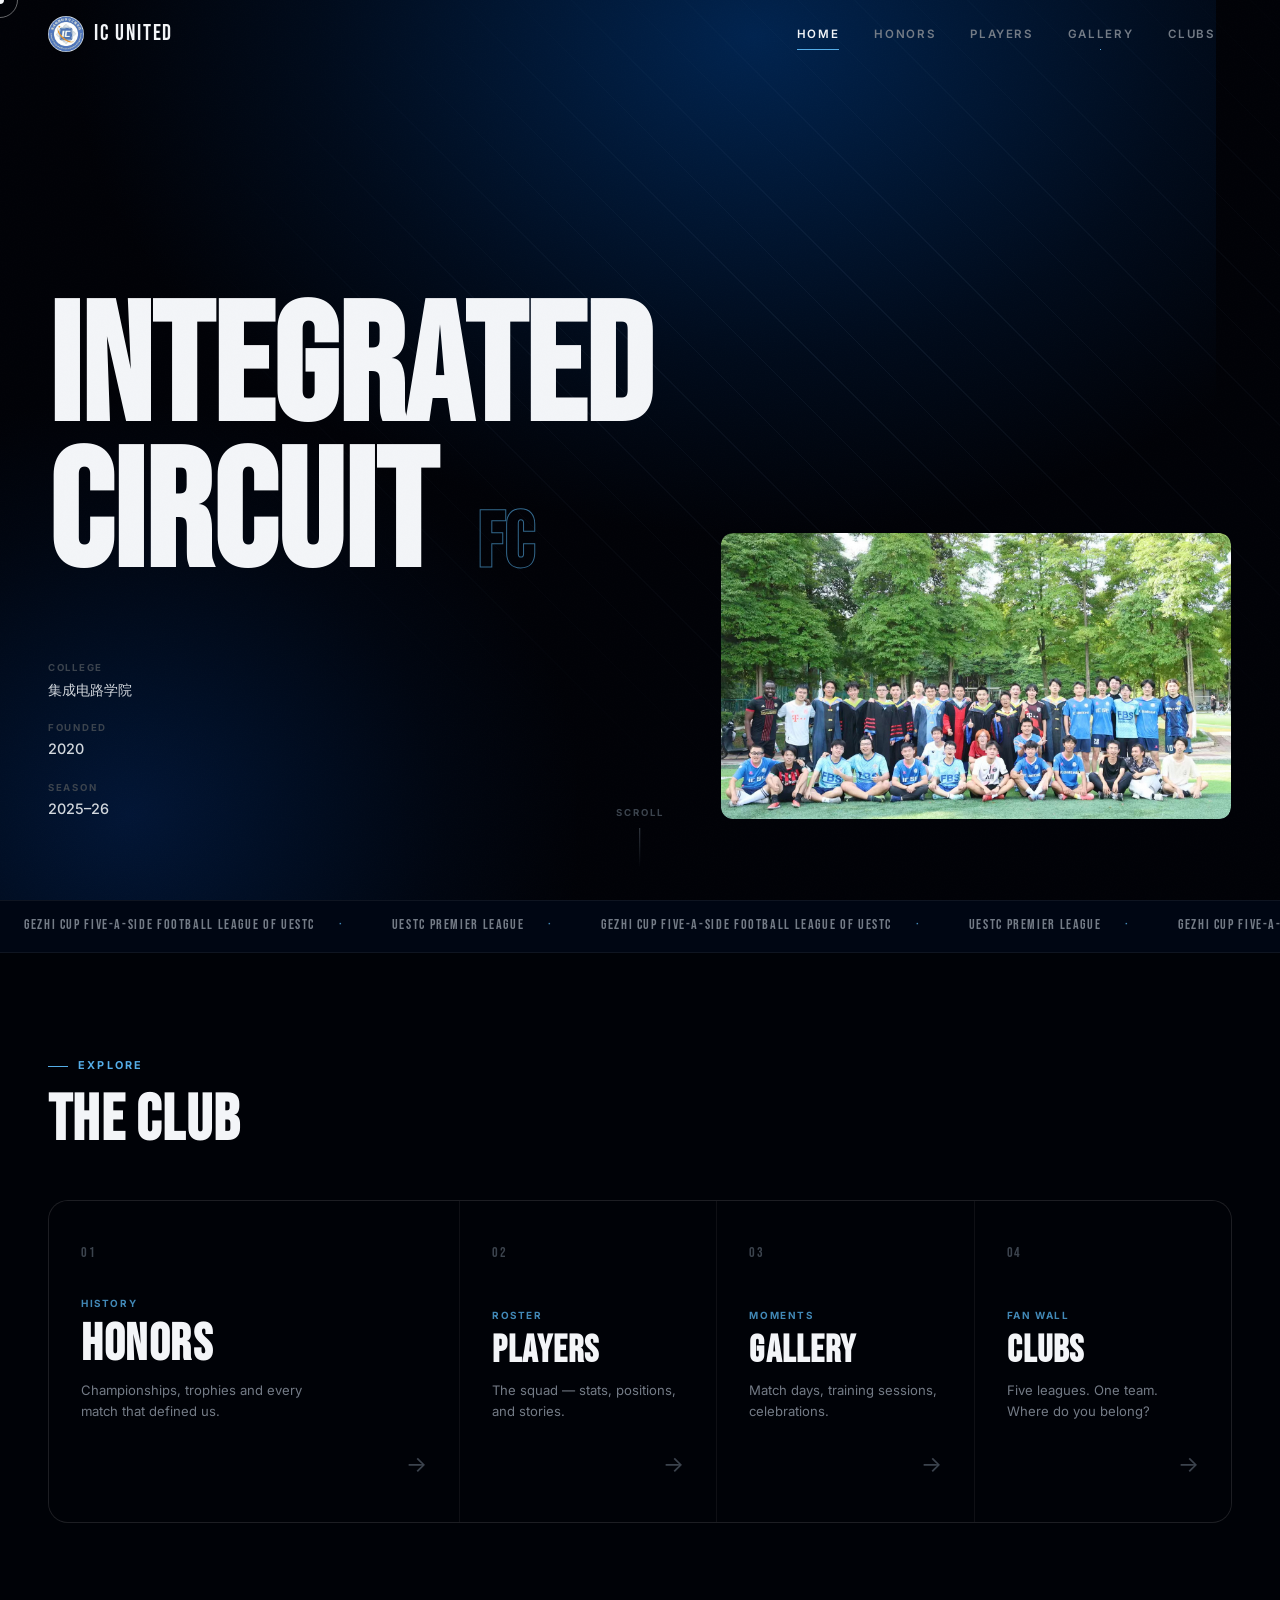
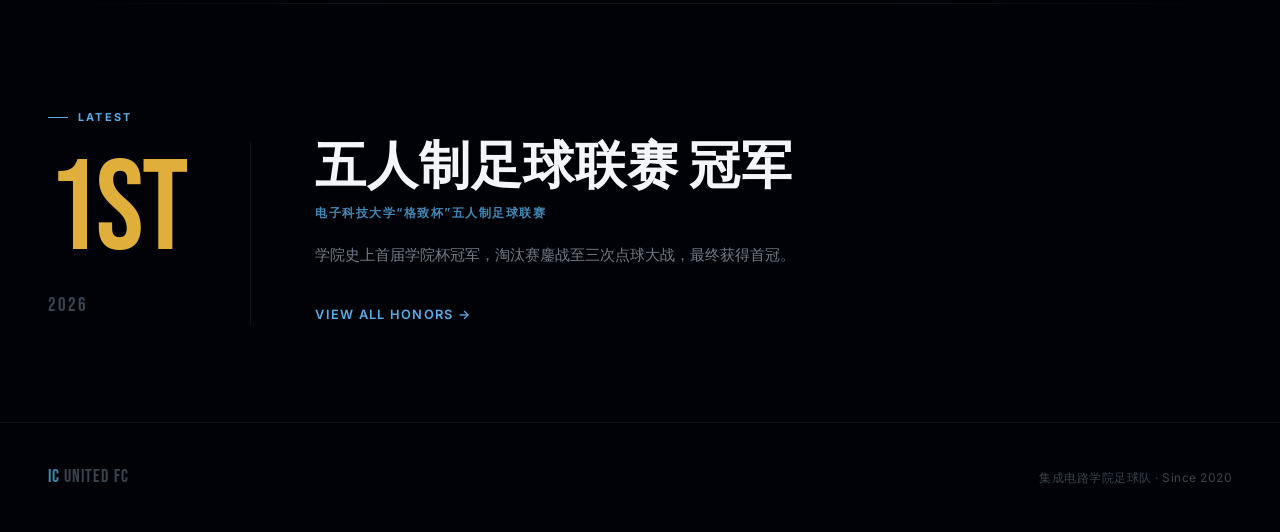
<file: index.html>
<!DOCTYPE html>
<html lang="en">
<head>
  <meta charset="UTF-8">
  <meta name="viewport" content="width=device-width, initial-scale=1.0">
  <title>IC United FC</title>
  <link rel="icon" type="image/png" href="assets/icons/favicon.png">
  <link rel="stylesheet" href="css/styles.css?v=8">
  <link rel="stylesheet" href="css/home.css?v=8">
</head>
<body>

  <!-- Cursor -->
  <div class="cursor-dot"></div>
  <div class="cursor-ring"></div>

  <!-- Nav -->
  <nav class="nav">
    <a href="index.html" class="nav-logo">
      <img src="assets/icons/emblem.png" alt="" class="nav-logo-crest">
      IC UNITED
    </a>
    <div class="nav-links">
      <a href="index.html"   class="nav-link">Home</a>
      <a href="honors.html"  class="nav-link">Honors</a>
      <a href="players.html" class="nav-link">Players</a>
      <a href="gallery.html" class="nav-link">Gallery</a>
      <a href="clubs.html"   class="nav-link">Clubs</a>
    </div>
    <button class="nav-burger" aria-label="Menu">
      <span></span><span></span><span></span>
    </button>
  </nav>

  <!-- ======================================================
       HERO
       ====================================================== -->
  <section class="hero">
    <div class="hero-bg">
      <div class="hero-bg-glow"></div>
      <div class="hero-bg-glow-2"></div>
      <div class="hero-bg-grid"></div>
    </div>

    <!-- Large title -->
    <div class="hero-title-wrap">
      <h1 class="hero-title">
        <span class="hero-title-line" data-line="1">Integrated</span>
        <span class="hero-title-line" data-line="2">Circuit<span class="hero-title-line--fc">FC</span></span>
      </h1>
    </div>

    <!-- Team photo placeholder -->
    <div class="hero-photo" data-cursor="image">
      <div class="hero-photo-inner">
        <div class="hero-photo-label">Team Photo</div>
        <div class="hero-photo-sub">集成电路学院足球队合照</div>
      </div>
    </div>

    <!-- Meta info block -->
    <div class="hero-meta">
      <div class="hero-meta-item">
        <span class="hero-meta-label">College</span>
        <span class="hero-meta-value">集成电路学院</span>
      </div>
      <div class="hero-meta-item">
        <span class="hero-meta-label">Founded</span>
        <span class="hero-meta-value" id="hero-founded">—</span>
      </div>
      <div class="hero-meta-item">
        <span class="hero-meta-label">Season</span>
        <span class="hero-meta-value">2025–26</span>
      </div>
    </div>

    <!-- Scroll cue -->
    <div class="hero-scroll">
      <span>Scroll</span>
      <div class="hero-scroll-line"></div>
    </div>
  </section>

  <!-- ======================================================
       TICKER
       ====================================================== -->
  <div class="ticker-wrap" aria-hidden="true">
    <div class="ticker" id="ticker">
      <!-- filled by JS -->
    </div>
  </div>

  <!-- ======================================================
       SECTION — NAVIGATE
       ====================================================== -->
  <section class="section nav-section">
    <div class="nav-section-header">
      <div class="section-label" data-reveal>Explore</div>
      <h2 class="section-title" data-reveal data-reveal-delay="1">The Club</h2>
    </div>

    <div class="nav-cards" id="navCards">
      <a href="honors.html" class="nav-card nav-card--large" data-reveal data-reveal-delay="1">
        <div class="nav-card-number">01</div>
        <div class="nav-card-body">
          <div class="nav-card-tag">History</div>
          <h3 class="nav-card-title">Honors</h3>
          <p class="nav-card-desc">Championships, trophies and every match that defined us.</p>
        </div>
        <div class="nav-card-arrow">→</div>
      </a>

      <a href="players.html" class="nav-card" data-reveal data-reveal-delay="2">
        <div class="nav-card-number">02</div>
        <div class="nav-card-body">
          <div class="nav-card-tag">Roster</div>
          <h3 class="nav-card-title">Players</h3>
          <p class="nav-card-desc">The squad — stats, positions, and stories.</p>
        </div>
        <div class="nav-card-arrow">→</div>
      </a>

      <a href="gallery.html" class="nav-card" data-reveal data-reveal-delay="3">
        <div class="nav-card-number">03</div>
        <div class="nav-card-body">
          <div class="nav-card-tag">Moments</div>
          <h3 class="nav-card-title">Gallery</h3>
          <p class="nav-card-desc">Match days, training sessions, celebrations.</p>
        </div>
        <div class="nav-card-arrow">→</div>
      </a>

      <a href="clubs.html" class="nav-card" data-reveal data-reveal-delay="4">
        <div class="nav-card-number">04</div>
        <div class="nav-card-body">
          <div class="nav-card-tag">Fan Wall</div>
          <h3 class="nav-card-title">Clubs</h3>
          <p class="nav-card-desc">Five leagues. One team. Where do you belong?</p>
        </div>
        <div class="nav-card-arrow">→</div>
      </a>
    </div>
  </section>

  <div class="rule"></div>

  <!-- ======================================================
       SECTION — LATEST HONOR
       ====================================================== -->
  <section class="section latest-section">
    <div class="section-label" data-reveal>Latest</div>
    <div class="latest-inner">
      <div class="latest-left" data-reveal data-reveal-delay="1">
        <div class="latest-trophy" id="latestTrophy">1st</div>
        <div class="latest-year" id="latestYear">—</div>
      </div>
      <div class="latest-right" data-reveal data-reveal-delay="2">
        <h2 class="latest-title" id="latestTitle">—</h2>
        <p class="latest-comp" id="latestComp">—</p>
        <p class="latest-desc" id="latestDesc">—</p>
        <a href="honors.html" class="latest-link">View all honors →</a>
      </div>
    </div>
  </section>

  <!-- ======================================================
       FOOTER
       ====================================================== -->
  <footer class="footer">
    <div class="footer-logo"><span>IC</span> UNITED FC</div>
    <div class="footer-copy">集成电路学院足球队 · Since 2020</div>
  </footer>

  <script src="js/data.js?v=8"></script>
  <script src="js/main.js?v=8"></script>
  <script>
    // Founded
    document.getElementById('hero-founded').textContent = TEAM.founded;

    // Hero photo
    (function() {
      const photoEl = document.querySelector('.hero-photo');
      if (IMAGE_CONFIG.hero) {
        const img = document.createElement('img');
        img.src = IMAGE_CONFIG.hero;
        img.alt = '集成电路学院足球队合照';
        img.style.cssText = 'position:absolute;inset:0;width:100%;height:100%;object-fit:cover;border-radius:inherit';
        photoEl.appendChild(img);
        photoEl.classList.add('has-image');
      }
    })();

    // Ticker
    (function() {
      const ticker = document.getElementById('ticker');
      const items  = HONORS.map(h => `<span class="ticker-item">${h.titleEn.toUpperCase()}<span class="ticker-dot">·</span></span>`);
      const loopItems = Array.from({ length: 12 }, () => items).flat();
      const html   = loopItems.join('') + loopItems.join('');
      ticker.innerHTML = html;
      ticker.addEventListener('mouseenter', () => ticker.style.animationPlayState = 'paused');
      ticker.addEventListener('mouseleave', () => ticker.style.animationPlayState = 'running');
    })();

    // Latest honor
    (function() {
      const h = HONORS[0];
      if (!h) return;
      document.getElementById('latestTrophy').textContent = h.trophy;
      document.getElementById('latestYear').textContent   = h.year;
      document.getElementById('latestTitle').textContent  = h.title;
      document.getElementById('latestComp').textContent   = h.competition;
      document.getElementById('latestDesc').textContent   = h.description;
    })();
  </script>
</body>
</html>
</file>
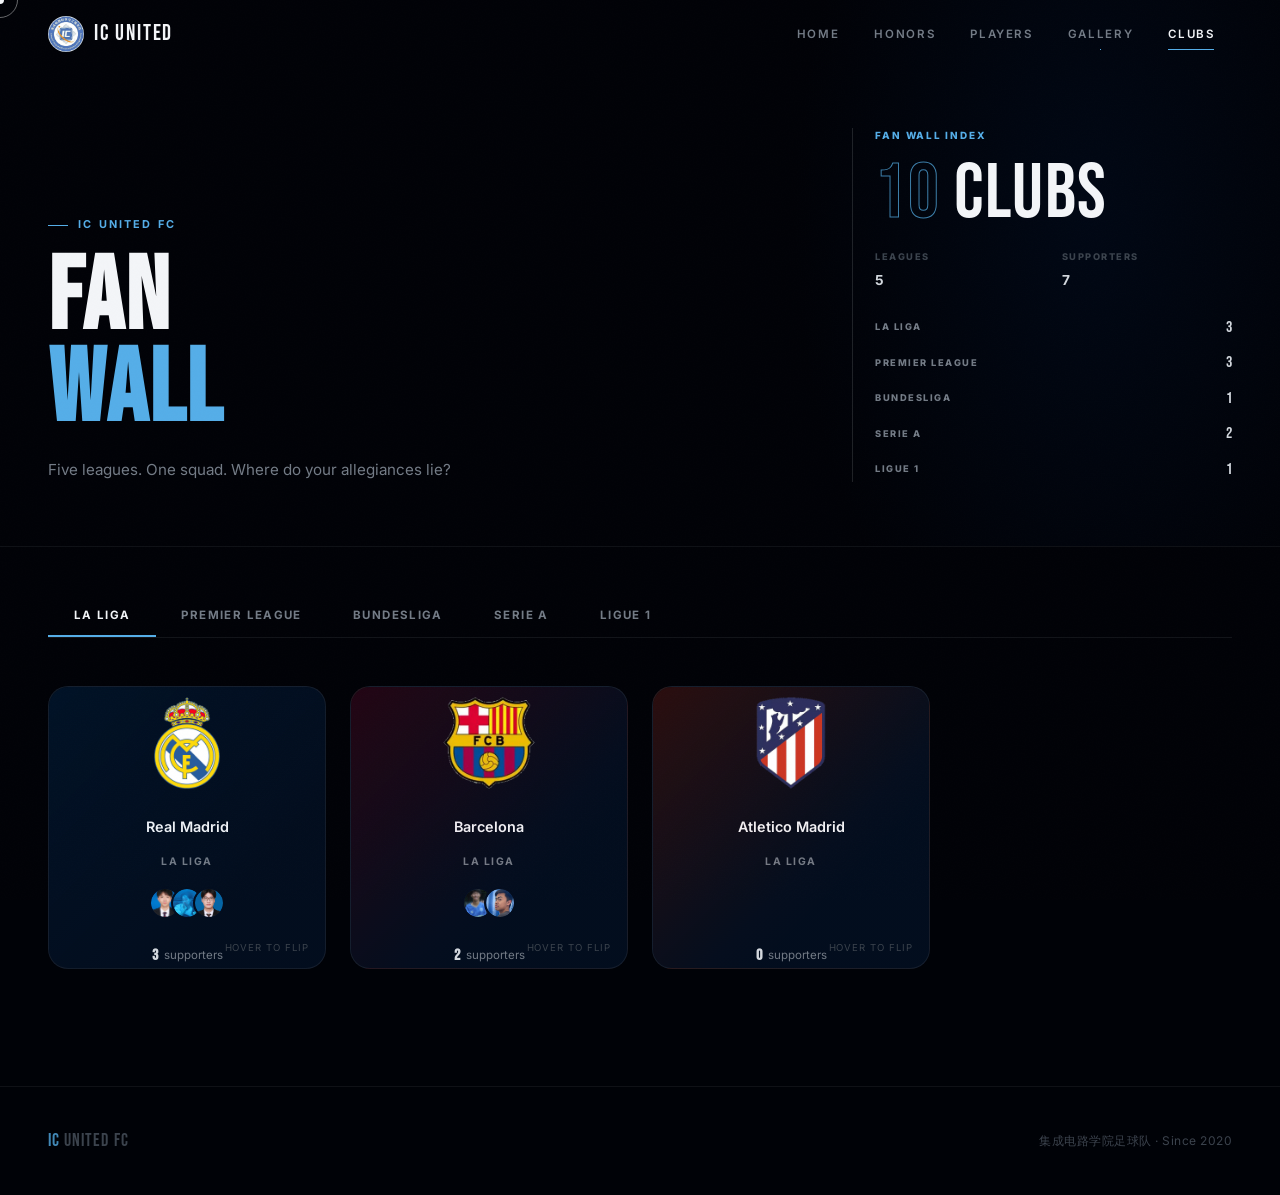
<file: clubs.html>
<!DOCTYPE html>
<html lang="en">
<head>
  <meta charset="UTF-8">
  <meta name="viewport" content="width=device-width, initial-scale=1.0">
  <title>Clubs — IC United FC</title>
  <link rel="icon" type="image/png" href="assets/icons/favicon.png">
  <link rel="stylesheet" href="css/styles.css?v=12">
  <link rel="stylesheet" href="css/clubs.css?v=12">
</head>
<body>
  <div class="cursor-dot"></div>
  <div class="cursor-ring"></div>

  <nav class="nav">
    <a href="index.html" class="nav-logo">
      <img src="assets/icons/emblem.png" alt="" class="nav-logo-crest">
      IC UNITED
    </a>
    <div class="nav-links">
      <a href="index.html"   class="nav-link">Home</a>
      <a href="honors.html"  class="nav-link">Honors</a>
      <a href="players.html" class="nav-link">Players</a>
      <a href="gallery.html" class="nav-link">Gallery</a>
      <a href="clubs.html"   class="nav-link">Clubs</a>
    </div>
    <button class="nav-burger" aria-label="Menu">
      <span></span><span></span><span></span>
    </button>
  </nav>

  <header class="page-header clubs-page-header">
    <div class="clubs-header-copy">
      <div class="page-header-label">IC United FC</div>
      <h1>FAN<br><em>WALL</em></h1>
      <p>Five leagues. One squad. Where do your allegiances lie?</p>
    </div>
    <aside class="fanwall-snapshot" aria-label="Fan Wall snapshot">
      <div class="fanwall-snapshot-label">Fan Wall Index</div>
      <div class="fanwall-snapshot-total"><span id="fanwallClubTotal">—</span> Clubs</div>
      <div class="fanwall-snapshot-meta">
        <div><span>Leagues</span><strong id="fanwallLeagueTotal">—</strong></div>
        <div><span>Supporters</span><strong id="fanwallSupporterTotal">—</strong></div>
      </div>
      <div class="fanwall-league-list" id="fanwallLeagueList"></div>
    </aside>
  </header>

  <!-- League tabs -->
  <div class="section clubs-section">
    <div class="league-tabs" id="leagueTabs">
      <!-- filled by JS -->
    </div>
    <div class="league-panels" id="leaguePanels">
      <!-- filled by JS -->
    </div>
  </div>

  <footer class="footer">
    <div class="footer-logo"><span>IC</span> UNITED FC</div>
    <div class="footer-copy">集成电路学院足球队 · Since 2020</div>
  </footer>

  <script src="js/data.js?v=12"></script>
  <script src="js/main.js?v=12"></script>
  <script src="js/clubs.js?v=12"></script>
</body>
</html>
</file>
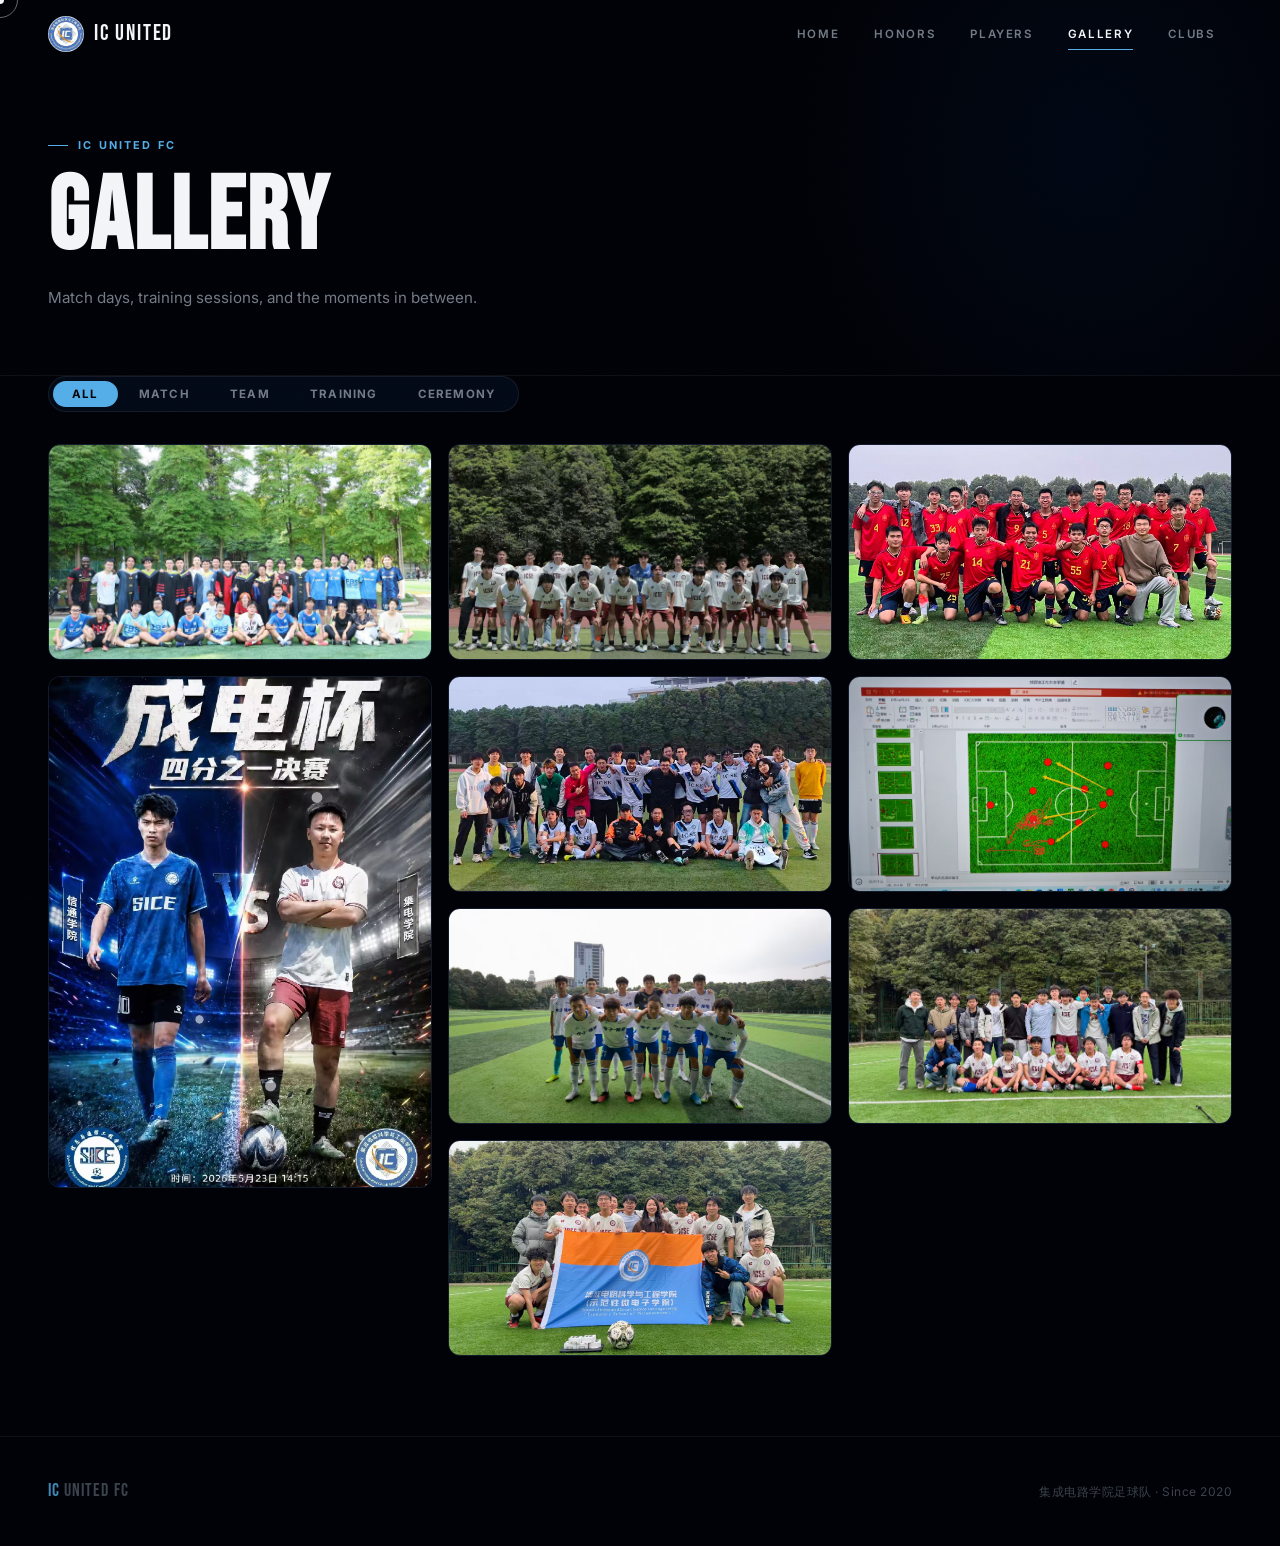
<file: gallery.html>
<!DOCTYPE html>
<html lang="en">
<head>
  <meta charset="UTF-8">
  <meta name="viewport" content="width=device-width, initial-scale=1.0">
  <title>Gallery — IC United FC</title>
  <link rel="icon" type="image/png" href="assets/icons/favicon.png">
  <link rel="stylesheet" href="css/styles.css?v=8">
  <link rel="stylesheet" href="css/gallery.css?v=8">
</head>
<body>
  <div class="cursor-dot"></div>
  <div class="cursor-ring"></div>

  <nav class="nav">
    <a href="index.html" class="nav-logo">
      <img src="assets/icons/emblem.png" alt="" class="nav-logo-crest">
      IC UNITED
    </a>
    <div class="nav-links">
      <a href="index.html"   class="nav-link">Home</a>
      <a href="honors.html"  class="nav-link">Honors</a>
      <a href="players.html" class="nav-link">Players</a>
      <a href="gallery.html" class="nav-link">Gallery</a>
      <a href="clubs.html"   class="nav-link">Clubs</a>
    </div>
    <button class="nav-burger" aria-label="Menu">
      <span></span><span></span><span></span>
    </button>
  </nav>

  <header class="page-header">
    <div class="page-header-label">IC United FC</div>
    <h1>GALLERY</h1>
    <p>Match days, training sessions, and the moments in between.</p>
  </header>

  <!-- Filter -->
  <div class="section gallery-filter-wrap">
    <div class="gallery-filter" id="galleryFilter">
      <button class="filter-btn active" data-cat="all">All</button>
      <button class="filter-btn" data-cat="match">Match</button>
      <button class="filter-btn" data-cat="team">Team</button>
      <button class="filter-btn" data-cat="training">Training</button>
      <button class="filter-btn" data-cat="ceremony">Ceremony</button>
    </div>
  </div>

  <!-- Masonry -->
  <div class="section gallery-section">
    <div class="gallery-masonry" id="galleryMasonry">
      <!-- filled by JS -->
    </div>
  </div>

  <!-- Lightbox -->
  <div class="lightbox" id="lightbox">
    <div class="lightbox-inner">
      <button class="lightbox-close" id="lbClose">ESC · Close</button>
      <button class="lightbox-nav lightbox-prev" id="lbPrev" aria-label="Previous">‹</button>
      <button class="lightbox-nav lightbox-next" id="lbNext" aria-label="Next">›</button>
      <div class="lightbox-img" id="lbImg"></div>
      <div class="lightbox-caption">
        <span class="lightbox-caption-title" id="lbTitle"></span>
        <span class="lightbox-caption-date"  id="lbDate"></span>
      </div>
    </div>
  </div>

  <footer class="footer">
    <div class="footer-logo"><span>IC</span> UNITED FC</div>
    <div class="footer-copy">集成电路学院足球队 · Since 2020</div>
  </footer>

  <script src="js/data.js?v=8"></script>
  <script src="js/main.js?v=8"></script>
  <script src="js/gallery.js?v=8"></script>
</body>
</html>
</file>
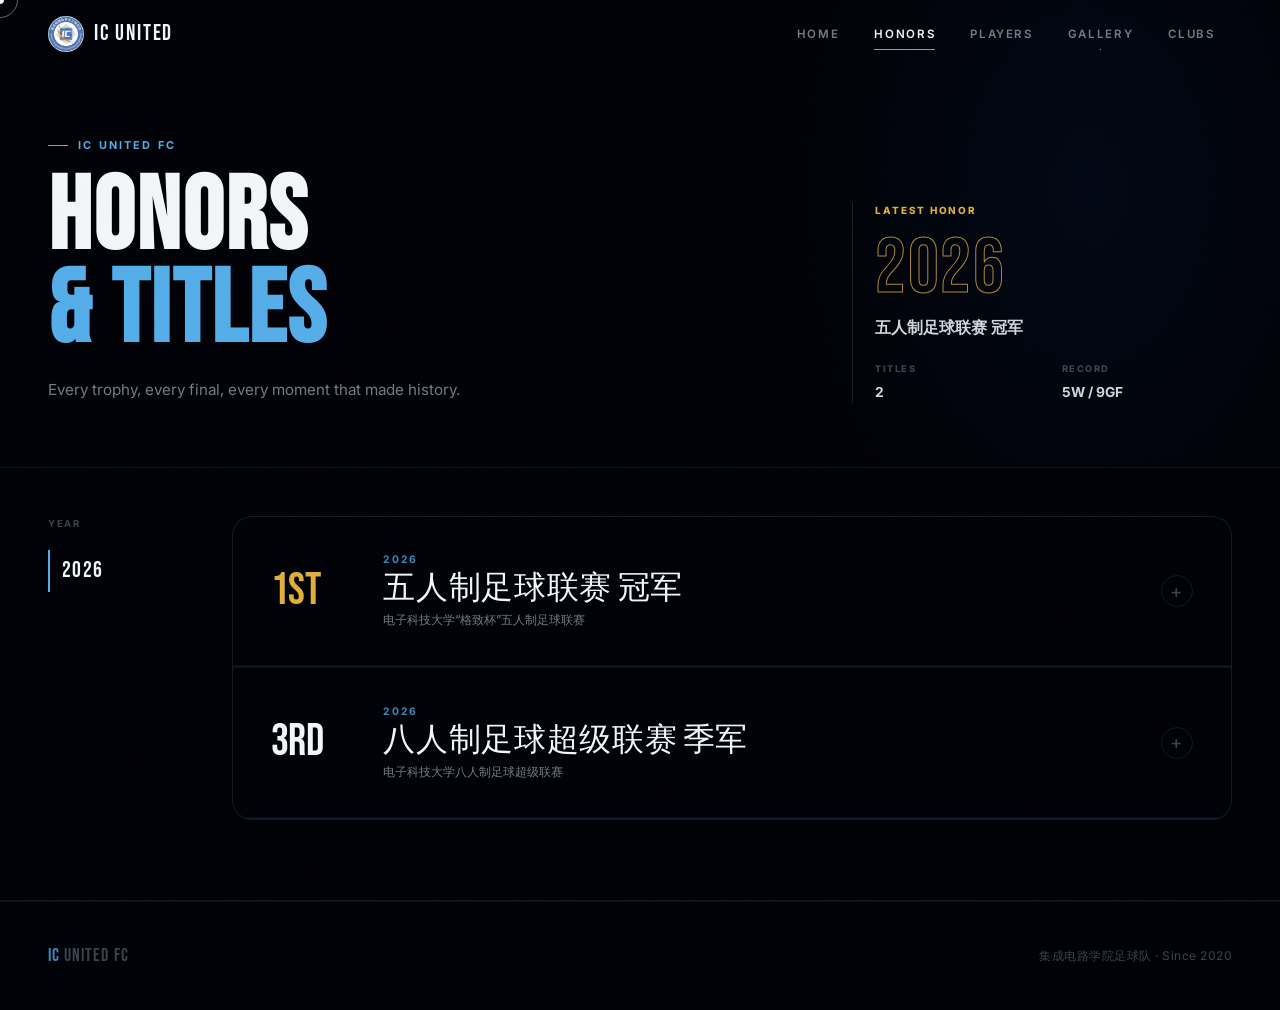
<file: honors.html>
<!DOCTYPE html>
<html lang="en">
<head>
  <meta charset="UTF-8">
  <meta name="viewport" content="width=device-width, initial-scale=1.0">
  <title>Honors — IC United FC</title>
  <link rel="icon" type="image/png" href="assets/icons/favicon.png">
  <link rel="stylesheet" href="css/styles.css?v=9">
  <link rel="stylesheet" href="css/honors.css?v=9">
</head>
<body>
  <div class="cursor-dot"></div>
  <div class="cursor-ring"></div>

  <nav class="nav">
    <a href="index.html" class="nav-logo">
      <img src="assets/icons/emblem.png" alt="" class="nav-logo-crest">
      IC UNITED
    </a>
    <div class="nav-links">
      <a href="index.html"   class="nav-link">Home</a>
      <a href="honors.html"  class="nav-link">Honors</a>
      <a href="players.html" class="nav-link">Players</a>
      <a href="gallery.html" class="nav-link">Gallery</a>
      <a href="clubs.html"   class="nav-link">Clubs</a>
    </div>
    <button class="nav-burger" aria-label="Menu">
      <span></span><span></span><span></span>
    </button>
  </nav>

  <header class="page-header honors-page-header">
    <div class="honors-header-copy">
      <div class="page-header-label">IC United FC</div>
      <h1>HONORS<br><em>&amp; TITLES</em></h1>
      <p>Every trophy, every final, every moment that made history.</p>
    </div>
    <aside class="honors-snapshot" aria-label="Honors snapshot">
      <div class="honors-snapshot-label">Latest Honor</div>
      <div class="honors-snapshot-year" id="honorsSnapshotYear">—</div>
      <div class="honors-snapshot-title" id="honorsSnapshotTitle">—</div>
      <div class="honors-snapshot-meta">
        <div><span>Titles</span><strong id="honorsSnapshotTotal">—</strong></div>
        <div><span>Record</span><strong id="honorsSnapshotRecord">—</strong></div>
      </div>
    </aside>
  </header>

  <!-- ======================================================
       HONORS LAYOUT — sticky timeline + cards
       ====================================================== -->
  <div class="honors-layout section">
    <!-- Year nav (sticky) -->
    <aside class="honors-years" id="honorsYears">
      <div class="honors-years-label">Year</div>
      <!-- filled by JS -->
    </aside>

    <!-- Cards -->
    <div class="honors-list" id="honorsList">
      <!-- filled by JS -->
    </div>
  </div>

  <!-- ======================================================
       DETAIL PANEL (inline expand)
       ====================================================== -->
  <div class="honor-detail" id="honorDetail" aria-hidden="true">
    <div class="honor-detail-inner" id="honorDetailInner">
      <!-- filled by JS -->
    </div>
  </div>

  <footer class="footer">
    <div class="footer-logo"><span>IC</span> UNITED FC</div>
    <div class="footer-copy">集成电路学院足球队 · Since 2020</div>
  </footer>

  <script src="js/data.js?v=9"></script>
  <script src="js/main.js?v=9"></script>
  <script src="js/honors.js?v=9"></script>
</body>
</html>
</file>
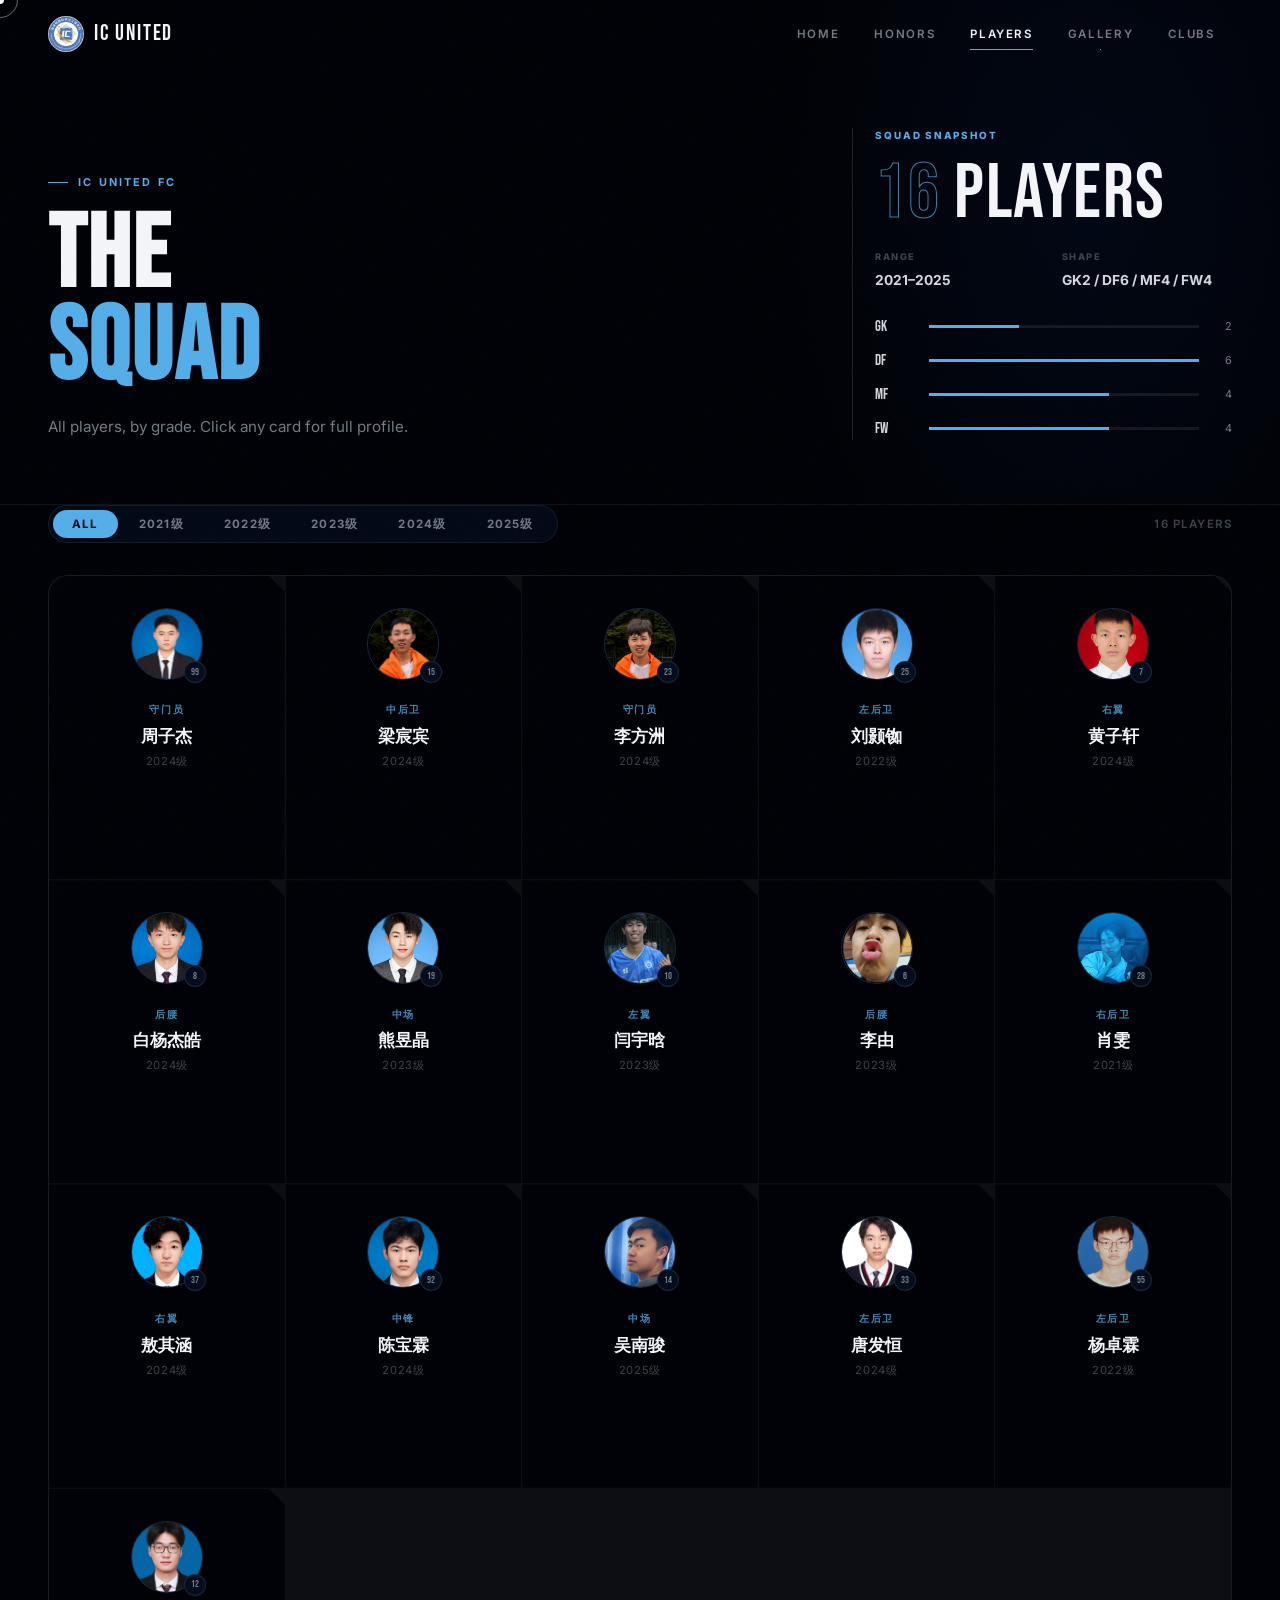
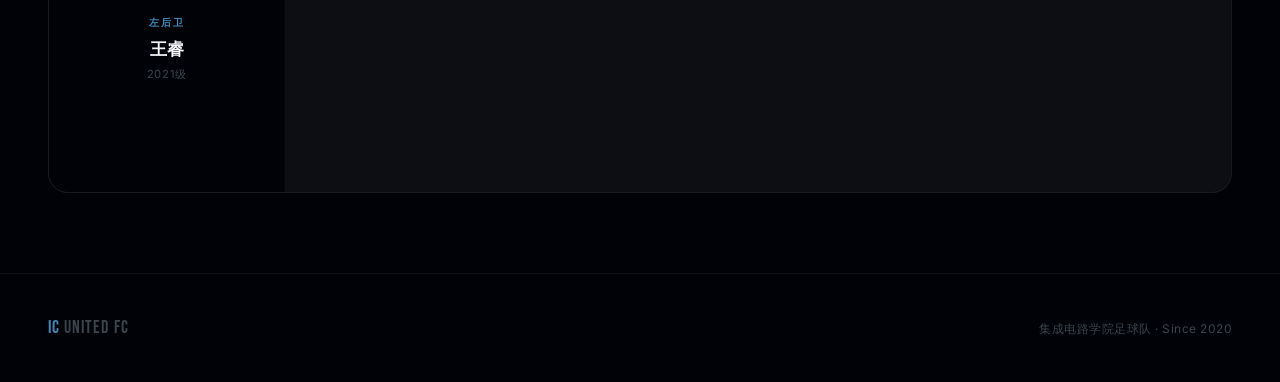
<file: players.html>
<!DOCTYPE html>
<html lang="en">
<head>
  <meta charset="UTF-8">
  <meta name="viewport" content="width=device-width, initial-scale=1.0">
  <title>Players — IC United FC</title>
  <link rel="icon" type="image/png" href="assets/icons/favicon.png">
  <link rel="stylesheet" href="css/styles.css?v=9">
  <link rel="stylesheet" href="css/players.css?v=10">
</head>
<body>
  <div class="cursor-dot"></div>
  <div class="cursor-ring"></div>

  <nav class="nav">
    <a href="index.html" class="nav-logo">
      <img src="assets/icons/emblem.png" alt="" class="nav-logo-crest">
      IC UNITED
    </a>
    <div class="nav-links">
      <a href="index.html"   class="nav-link">Home</a>
      <a href="honors.html"  class="nav-link">Honors</a>
      <a href="players.html" class="nav-link">Players</a>
      <a href="gallery.html" class="nav-link">Gallery</a>
      <a href="clubs.html"   class="nav-link">Clubs</a>
    </div>
    <button class="nav-burger" aria-label="Menu">
      <span></span><span></span><span></span>
    </button>
  </nav>

  <header class="page-header players-page-header">
    <div class="players-header-copy">
      <div class="page-header-label">IC United FC</div>
      <h1>THE<br><em>SQUAD</em></h1>
      <p>All players, by grade. Click any card for full profile.</p>
    </div>
    <aside class="squad-snapshot" aria-label="Squad snapshot">
      <div class="squad-snapshot-label">Squad Snapshot</div>
      <div class="squad-snapshot-total"><span id="squadTotal">—</span> Players</div>
      <div class="squad-snapshot-meta">
        <div>
          <span>Range</span>
          <strong id="squadRange">—</strong>
        </div>
        <div>
          <span>Shape</span>
          <strong id="squadShape">—</strong>
        </div>
      </div>
      <div class="squad-position-bars" id="squadPositionBars"></div>
    </aside>
  </header>

  <!-- Grade filter -->
  <div class="section players-filter-wrap">
    <div class="players-filter" id="playersFilter" role="tablist">
      <button class="filter-btn active" data-grade="all" role="tab">All</button>
      <!-- grades filled by JS -->
    </div>
    <div class="players-count" id="playersCount"></div>
  </div>

  <!-- Grid -->
  <div class="section players-grid-wrap">
    <div class="players-grid" id="playersGrid">
      <!-- filled by JS -->
    </div>
  </div>

  <!-- Drawer -->
  <div class="drawer-overlay" id="drawerOverlay"></div>
  <aside class="drawer" id="playerDrawer" aria-label="Player profile">
    <button class="drawer-close" id="drawerClose" aria-label="Close">✕</button>
    <div class="drawer-body" id="drawerBody">
      <!-- filled by JS -->
    </div>
  </aside>

  <footer class="footer">
    <div class="footer-logo"><span>IC</span> UNITED FC</div>
    <div class="footer-copy">集成电路学院足球队 · Since 2020</div>
  </footer>

  <script src="js/data.js?v=9"></script>
  <script src="js/main.js?v=9"></script>
  <script src="js/players.js?v=9"></script>
</body>
</html>
</file>
<file: css/styles.css>
/* ============================================================
   IC UNITED FC — Core Styles
   ============================================================ */

/* ---- Google Fonts ---- */
@import url('https://fonts.googleapis.com/css2?family=Bebas+Neue&family=Inter:wght@300;400;500;600;700&display=swap');

/* ---- Tokens ---- */
:root {
  --navy:        oklch(12% 0.035 255);
  --navy-deep:   oklch(8%  0.025 255);
  --navy-mid:    oklch(16% 0.04  255);
  --navy-light:  oklch(22% 0.05  255);
  --ice:         oklch(72% 0.12  240);
  --ice-dim:     oklch(60% 0.10  240);
  --gold:        oklch(78% 0.14  85);
  --white:       oklch(97% 0.005 255);
  --off-white:   oklch(88% 0.01  255);
  --gray:        oklch(58% 0.02  255);
  --gray-dark:   oklch(38% 0.02  255);

  --font-display: 'Bebas Neue', 'Impact', sans-serif;
  --font-body:    'Inter', 'Helvetica Neue', sans-serif;

  --ease-out: cubic-bezier(0.22, 1, 0.36, 1);
  --ease-in-out: cubic-bezier(0.4, 0, 0.2, 1);
  --dur-fast: 0.2s;
  --dur-mid:  0.4s;
  --dur-slow: 0.7s;

  --r-sm: 6px;
  --r-md: 12px;
  --r-lg: 20px;
}

/* ---- Reset ---- */
*, *::before, *::after { box-sizing: border-box; margin: 0; padding: 0; }
html { scroll-behavior: smooth; font-size: 16px; }
body {
  background: var(--navy-deep);
  color: var(--white);
  font-family: var(--font-body);
  line-height: 1.6;
  overflow-x: hidden;
  cursor: none;
}
a  { color: inherit; text-decoration: none; }
img { max-width: 100%; display: block; }
button { cursor: none; border: none; background: none; font-family: inherit; color: inherit; }
ul { list-style: none; }

/* ---- Noise overlay ---- */
body::after {
  content: '';
  position: fixed;
  inset: 0;
  pointer-events: none;
  z-index: 9000;
  opacity: 0.35;
  background-image: url("data:image/svg+xml,%3Csvg xmlns='http://www.w3.org/2000/svg' width='300' height='300'%3E%3Cfilter id='n'%3E%3CfeTurbulence type='fractalNoise' baseFrequency='0.75' numOctaves='4' stitchTiles='stitch'/%3E%3C/filter%3E%3Crect width='300' height='300' filter='url(%23n)' opacity='0.04'/%3E%3C/svg%3E");
  background-size: 300px 300px;
}

/* ============================================================
   CUSTOM CURSOR
   ============================================================ */
.cursor-dot {
  position: fixed;
  top: 0; left: 0;
  width: 8px; height: 8px;
  background: var(--white);
  border-radius: 50%;
  pointer-events: none;
  z-index: 9999;
  transform: translate(-50%, -50%);
  transition: width var(--dur-fast) var(--ease-out),
              height var(--dur-fast) var(--ease-out),
              background var(--dur-fast) var(--ease-out);
  will-change: transform;
}
.cursor-ring {
  position: fixed;
  top: 0; left: 0;
  width: 36px; height: 36px;
  border: 1px solid rgba(255,255,255,0.4);
  border-radius: 50%;
  pointer-events: none;
  z-index: 9998;
  transform: translate(-50%, -50%);
  transition: width var(--dur-mid) var(--ease-out),
              height var(--dur-mid) var(--ease-out),
              border-color var(--dur-mid) var(--ease-out);
  will-change: transform;
}
body.cursor-hover .cursor-dot  { width: 12px; height: 12px; background: var(--ice); }
body.cursor-hover .cursor-ring { width: 56px; height: 56px; border-color: var(--ice); }
body.cursor-image .cursor-dot  { width: 48px; height: 48px; background: transparent; border: 1px solid var(--white); }
body.cursor-image .cursor-ring { opacity: 0; }

/* ============================================================
   SCROLLBAR
   ============================================================ */
::-webkit-scrollbar { width: 4px; }
::-webkit-scrollbar-track { background: var(--navy-deep); }
::-webkit-scrollbar-thumb { background: var(--navy-light); border-radius: 2px; }
::-webkit-scrollbar-thumb:hover { background: var(--ice-dim); }

/* ============================================================
   NAV
   ============================================================ */
.nav {
  position: fixed;
  top: 0; left: 0; right: 0;
  z-index: 800;
  display: flex;
  align-items: center;
  justify-content: space-between;
  padding: 0 3rem;
  height: 68px;
  transition: background var(--dur-mid) var(--ease-in-out),
              border-color var(--dur-mid) var(--ease-in-out);
}
.nav.scrolled {
  background: oklch(10% 0.03 255 / 0.92);
  backdrop-filter: blur(24px);
  -webkit-backdrop-filter: blur(24px);
  border-bottom: 1px solid rgba(255,255,255,0.05);
}
.nav-logo {
  font-family: var(--font-display);
  font-size: 1.4rem;
  letter-spacing: 0.08em;
  display: flex;
  align-items: center;
  gap: 10px;
}
.nav-logo-crest {
  width: 36px; height: 36px;
  border-radius: 50%;
  overflow: hidden;
  object-fit: cover;
  display: block;
  flex-shrink: 0;
  font-size: 0;
  line-height: 0;
}
.nav-links {
  display: flex;
  align-items: center;
  gap: 0;
}
.nav-link {
  position: relative;
  padding: 0.45rem 1.1rem;
  font-size: 0.72rem;
  font-weight: 600;
  letter-spacing: 0.14em;
  text-transform: uppercase;
  color: var(--gray);
  transition: color var(--dur-fast) var(--ease-out);
}
.nav-link::after {
  content: '';
  position: absolute;
  bottom: 0; left: 50%; right: 50%;
  height: 1px;
  background: var(--ice);
  transition: left var(--dur-mid) var(--ease-out), right var(--dur-mid) var(--ease-out);
}
.nav-link:hover, .nav-link.active { color: var(--white); }
.nav-link:hover::after, .nav-link.active::after { left: 1.1rem; right: 1.1rem; }

/* Mobile nav */
.nav-burger {
  display: none;
  flex-direction: column;
  gap: 5px;
  padding: 8px;
  z-index: 10;
}
.nav-burger span {
  display: block; width: 22px; height: 1.5px;
  background: var(--white);
  transition: transform var(--dur-mid) var(--ease-out), opacity var(--dur-fast);
}
.nav-burger.open span:nth-child(1) { transform: translateY(6.5px) rotate(45deg); }
.nav-burger.open span:nth-child(2) { opacity: 0; }
.nav-burger.open span:nth-child(3) { transform: translateY(-6.5px) rotate(-45deg); }

/* ============================================================
   PAGE HEADER (subpages)
   ============================================================ */
.page-header {
  padding: 8rem 3rem 4rem;
  position: relative;
  overflow: hidden;
  border-bottom: 1px solid rgba(255,255,255,0.06);
}
.page-header::before {
  content: '';
  position: absolute;
  top: -60%; right: -10%;
  width: 50%; height: 200%;
  background: radial-gradient(ellipse at center, oklch(22% 0.08 255 / 0.25) 0%, transparent 65%);
  pointer-events: none;
}
.page-header-label {
  display: inline-flex;
  align-items: center;
  gap: 10px;
  font-size: 0.68rem;
  font-weight: 700;
  letter-spacing: 0.2em;
  text-transform: uppercase;
  color: var(--ice);
  margin-bottom: 1.2rem;
}
.page-header-label::before {
  content: '';
  width: 20px; height: 1px;
  background: var(--ice);
}
.page-header h1 {
  font-family: var(--font-display);
  font-size: clamp(3.5rem, 8vw, 7rem);
  line-height: 0.9;
  letter-spacing: 0.02em;
}
.page-header h1 em {
  font-style: normal;
  color: var(--ice);
}
.page-header p {
  margin-top: 1.2rem;
  color: var(--gray);
  font-size: 0.95rem;
  max-width: 48ch;
  line-height: 1.7;
}

/* ============================================================
   SECTION
   ============================================================ */
.section { padding: 5rem 3rem; position: relative; }
.section-label {
  display: inline-flex;
  align-items: center;
  gap: 10px;
  font-size: 0.68rem;
  font-weight: 700;
  letter-spacing: 0.2em;
  text-transform: uppercase;
  color: var(--ice);
  margin-bottom: 1rem;
}
.section-label::before { content: ''; width: 20px; height: 1px; background: var(--ice); }
.section-title {
  font-family: var(--font-display);
  font-size: clamp(2.5rem, 5vw, 4rem);
  line-height: 0.95;
  letter-spacing: 0.02em;
}

/* ============================================================
   FILTER BUTTON (shared: players, gallery)
   ============================================================ */
.filter-btn {
  padding: 0.4rem 1.2rem;
  border-radius: 999px;
  font-size: 0.72rem;
  font-weight: 700;
  letter-spacing: 0.1em;
  text-transform: uppercase;
  color: var(--gray);
  transition: background var(--dur-fast) var(--ease-out),
              color var(--dur-fast) var(--ease-out);
}
.filter-btn.active {
  background: var(--ice);
  color: var(--navy-deep);
}
.filter-btn:hover:not(.active) { color: var(--white); }

/* ============================================================
   DIVIDER
   ============================================================ */
.rule {
  height: 1px;
  background: linear-gradient(90deg, transparent 0%, rgba(255,255,255,0.08) 30%, rgba(255,255,255,0.08) 70%, transparent 100%);
  margin: 0 3rem;
}

/* ============================================================
   FOOTER
   ============================================================ */
.footer {
  padding: 2.5rem 3rem;
  border-top: 1px solid rgba(255,255,255,0.06);
  display: flex;
  align-items: center;
  justify-content: space-between;
  gap: 2rem;
  flex-wrap: wrap;
}
.footer-logo {
  font-family: var(--font-display);
  font-size: 1.1rem;
  letter-spacing: 0.06em;
  color: var(--gray-dark);
}
.footer-logo span { color: var(--ice-dim); }
.footer-copy { font-size: 0.75rem; color: var(--gray-dark); letter-spacing: 0.04em; }

/* ============================================================
   BADGE
   ============================================================ */
.badge {
  display: inline-block;
  padding: 0.2rem 0.65rem;
  border-radius: 999px;
  font-size: 0.65rem;
  font-weight: 700;
  letter-spacing: 0.1em;
  text-transform: uppercase;
}
.badge-gold { background: oklch(78% 0.14 85 / 0.12); color: var(--gold); border: 1px solid oklch(78% 0.14 85 / 0.3); }
.badge-ice  { background: oklch(72% 0.12 240 / 0.12); color: var(--ice); border: 1px solid oklch(72% 0.12 240 / 0.3); }
.badge-gray { background: oklch(30% 0.02 255 / 0.5); color: var(--gray); border: 1px solid rgba(255,255,255,0.1); }

/* ============================================================
   DRAWER (players detail)
   ============================================================ */
.drawer-overlay {
  position: fixed;
  top: 68px; left: 0; right: 0; bottom: 0;
  z-index: 700;
  background: oklch(8% 0.025 255 / 0.7);
  backdrop-filter: blur(6px);
  opacity: 0;
  pointer-events: none;
  transition: opacity var(--dur-mid) var(--ease-out);
}
.drawer-overlay.open { opacity: 1; pointer-events: all; }
.drawer {
  position: fixed;
  top: 68px; right: 0;
  width: min(520px, 92vw);
  height: calc(100vh - 68px);
  background: var(--navy-mid);
  border-left: 1px solid rgba(255,255,255,0.07);
  z-index: 701;
  transform: translateX(100%);
  transition: transform var(--dur-slow) var(--ease-out);
  overflow-y: auto;
  scrollbar-width: thin;
  scrollbar-color: var(--navy-light) transparent;
}
.drawer.open { transform: translateX(0); }
.drawer-close {
  position: absolute;
  top: 1.5rem; right: 1.5rem;
  width: 36px; height: 36px;
  border-radius: 50%;
  border: 1px solid rgba(255,255,255,0.1);
  display: flex; align-items: center; justify-content: center;
  font-size: 1rem;
  color: var(--gray);
  transition: border-color var(--dur-fast), color var(--dur-fast);
}
.drawer-close:hover { border-color: var(--white); color: var(--white); }

/* ============================================================
   LIGHTBOX
   ============================================================ */
.lightbox {
  position: fixed;
  inset: 0;
  z-index: 900;
  background: oklch(5% 0.02 255 / 0.96);
  display: flex;
  align-items: center;
  justify-content: center;
  padding: 3rem;
  opacity: 0;
  pointer-events: none;
  transition: opacity var(--dur-mid) var(--ease-out);
}
.lightbox.open { opacity: 1; pointer-events: all; }
.lightbox-inner {
  position: relative;
  max-width: 1000px;
  width: 100%;
  transform: scale(0.95);
  transition: transform var(--dur-slow) var(--ease-out);
}
.lightbox.open .lightbox-inner { transform: scale(1); }
.lightbox-close {
  position: absolute;
  top: -3rem; right: 0;
  font-size: 0.75rem;
  font-weight: 600;
  letter-spacing: 0.14em;
  text-transform: uppercase;
  color: var(--gray);
  display: flex; align-items: center; gap: 6px;
  transition: color var(--dur-fast);
}
.lightbox-close:hover { color: var(--white); }
.lightbox-nav {
  position: absolute;
  top: 50%; transform: translateY(-50%);
  width: 44px; height: 44px;
  border: 1px solid rgba(255,255,255,0.12);
  border-radius: 50%;
  display: flex; align-items: center; justify-content: center;
  color: var(--gray);
  font-size: 1rem;
  transition: border-color var(--dur-fast), color var(--dur-fast), background var(--dur-fast);
  z-index: 2;
}
.lightbox-nav:hover { border-color: var(--white); color: var(--white); background: rgba(255,255,255,0.05); }
.lightbox-prev { left: -60px; }
.lightbox-next { right: -60px; }
.lightbox-img {
  width: 100%;
  aspect-ratio: 16/10;
  background: var(--navy-mid);
  border-radius: var(--r-md);
  display: flex; align-items: center; justify-content: center;
  font-family: var(--font-display);
  font-size: 2rem;
  letter-spacing: 0.05em;
  color: var(--gray-dark);
  overflow: hidden;
}
.lightbox-img img { width: 100%; height: 100%; object-fit: cover; }
.lightbox-caption {
  margin-top: 1.2rem;
  display: flex;
  align-items: center;
  justify-content: space-between;
}
.lightbox-caption-title { font-weight: 600; font-size: 0.9rem; }
.lightbox-caption-date  { font-size: 0.75rem; color: var(--gray); letter-spacing: 0.06em; }

/* ============================================================
   AVATAR MODAL
   ============================================================ */
.avatar-modal {
  position: fixed;
  inset: 0;
  z-index: 950;
  background: oklch(5% 0.02 255 / 0.9);
  backdrop-filter: blur(14px);
  display: flex;
  align-items: center;
  justify-content: center;
  padding: 2rem;
  opacity: 0;
  pointer-events: none;
  transition: opacity var(--dur-mid) var(--ease-out);
}
.avatar-modal.open { opacity: 1; pointer-events: all; }
.avatar-modal-frame {
  width: min(420px, 82vw);
  transform: scale(0.94);
  transition: transform var(--dur-slow) var(--ease-out);
}
.avatar-modal.open .avatar-modal-frame { transform: scale(1); }
.avatar-modal-img {
  width: 100%;
  aspect-ratio: 1 / 1;
  object-fit: cover;
  border-radius: var(--r-md);
  border: 1px solid rgba(255,255,255,0.12);
  background: var(--navy-mid);
}
.avatar-modal-name {
  margin-top: 1rem;
  text-align: center;
  font-size: 0.85rem;
  font-weight: 600;
  letter-spacing: 0.08em;
  color: var(--off-white);
}
.avatar-modal-close {
  position: absolute;
  top: 1.6rem;
  right: 1.8rem;
  font-size: 0.72rem;
  font-weight: 700;
  letter-spacing: 0.14em;
  text-transform: uppercase;
  color: var(--gray);
  transition: color var(--dur-fast);
}
.avatar-modal-close:hover { color: var(--white); }

/* ============================================================
   SCROLL ANIMATIONS
   ============================================================ */
[data-reveal] {
  opacity: 0;
  transform: translateY(28px);
  transition: opacity var(--dur-slow) var(--ease-out),
              transform var(--dur-slow) var(--ease-out);
}
[data-reveal].revealed {
  opacity: 1;
  transform: translateY(0);
}
[data-reveal-delay="1"] { transition-delay: 0.1s; }
[data-reveal-delay="2"] { transition-delay: 0.2s; }
[data-reveal-delay="3"] { transition-delay: 0.3s; }
[data-reveal-delay="4"] { transition-delay: 0.4s; }
[data-reveal-delay="5"] { transition-delay: 0.5s; }

@media (prefers-reduced-motion: reduce) {
  [data-reveal] { opacity: 1; transform: none; transition: none; }
  .cursor-dot, .cursor-ring { display: none; }
}

/* ============================================================
   RESPONSIVE
   ============================================================ */
@media (max-width: 768px) {
  body { cursor: auto; }
  .cursor-dot, .cursor-ring { display: none; }
  .nav { padding: 0 1.5rem; }
  .nav-links {
    display: none;
    position: fixed;
    inset: 68px 0 0 0;
    background: var(--navy-deep);
    flex-direction: column;
    padding: 2rem 1.5rem;
    gap: 0.25rem;
    border-top: 1px solid rgba(255,255,255,0.06);
  }
  .nav-links.open { display: flex; }
  .nav-link { font-size: 1rem; padding: 0.9rem 0; }
  .nav-link::after { display: none; }
  .nav-burger { display: flex; }
  .page-header { padding: 7rem 1.5rem 3rem; }
  .section { padding: 3rem 1.5rem; }
  .rule { margin: 0 1.5rem; }
  .footer { padding: 2rem 1.5rem; flex-direction: column; text-align: center; }
}
</file>
<file: css/home.css>
/* ============================================================
   IC UNITED FC — Home Page Styles
   ============================================================ */

/* ============================================================
   HERO
   ============================================================ */
.hero {
  position: relative;
  min-height: 100vh;
  display: grid;
  grid-template-rows: 1fr auto;
  overflow: hidden;
}

.hero-bg {
  position: absolute;
  inset: 0;
  pointer-events: none;
}
.hero-bg-glow {
  position: absolute;
  top: -20%;
  left: 50%;
  transform: translateX(-50%);
  width: 90%;
  height: 80%;
  background: radial-gradient(ellipse at 60% 30%,
    oklch(38% 0.14 255 / 0.55) 0%,
    oklch(28% 0.10 255 / 0.25) 45%,
    transparent 70%
  );
}
.hero-bg-glow-2 {
  position: absolute;
  bottom: -10%;
  left: -5%;
  width: 50%;
  height: 65%;
  background: radial-gradient(ellipse at 30% 70%,
    oklch(32% 0.12 260 / 0.45) 0%,
    oklch(22% 0.08 255 / 0.18) 50%,
    transparent 72%
  );
}
.hero-bg-grid {
  position: absolute;
  inset: 0;
  background-image:
    repeating-linear-gradient(
      45deg,
      oklch(70% 0.06 255 / 0.08) 0px,
      oklch(70% 0.06 255 / 0.08) 1px,
      transparent 1px,
      transparent 40px
    );
  mask-image: radial-gradient(ellipse at 68% 38%, black 0%, transparent 62%);
  -webkit-mask-image: radial-gradient(ellipse at 68% 38%, black 0%, transparent 62%);
}

/* ---- Giant title ---- */
.hero-title-wrap {
  position: absolute;
  top: 50%;
  left: 3rem;
  transform: translateY(-52%);
  z-index: 2;
  pointer-events: none;
}
.hero-title {
  font-family: var(--font-display);
  line-height: 0.88;
  letter-spacing: 0.01em;
  display: flex;
  flex-direction: column;
}
.hero-title-line {
  display: block;
  font-size: clamp(5rem, 13vw, 14rem);
  color: var(--white);
  opacity: 0;
  transform: translateY(40px);
  animation: heroLineIn 0.9s var(--ease-out) forwards;
}
.hero-title-line[data-line="1"] { animation-delay: 0.1s; }
/* UNITED + FC on the same row */
.hero-title-line[data-line="2"] {
  animation-delay: 0.22s;
  display: flex;
  align-items: baseline;
  gap: 0.25em;
}
.hero-title-line--fc {
  font-size: clamp(2.2rem, 6vw, 6.5rem);
  color: transparent;
  -webkit-text-stroke: 1px oklch(72% 0.12 240 / 0.6);
  /* not a separate line anymore, inherits parent animation */
  animation: none;
  opacity: 1;
  transform: none;
}

@keyframes heroLineIn {
  to { opacity: 1; transform: translateY(0); }
}

/* ---- Team photo ---- */
.hero-photo {
  position: absolute;
  bottom: 5rem;
  right: 3rem;
  width: clamp(280px, 40vw, 560px);
  aspect-ratio: 16 / 9;
  border: 1px dashed oklch(72% 0.12 240 / 0.35);
  border-radius: var(--r-md);
  display: flex;
  align-items: center;
  overflow: hidden;
  justify-content: center;
  opacity: 0;
  animation: fadeUp 0.9s var(--ease-out) 0.5s forwards;
  transition: border-color var(--dur-mid) var(--ease-out);
  z-index: 2;
}
.hero-photo:hover {
  border-color: oklch(72% 0.12 240 / 0.6);
}
.hero-photo.has-image {
  border-color: transparent;
}
.hero-photo.has-image .hero-photo-inner {
  display: none;
}
.hero-photo-inner { text-align: center; }
.hero-photo-label {
  font-family: var(--font-display);
  font-size: clamp(1.5rem, 3vw, 2.8rem);
  letter-spacing: 0.08em;
  color: oklch(72% 0.12 240 / 0.4);
}
.hero-photo-sub {
  font-size: 0.75rem;
  color: var(--gray-dark);
  letter-spacing: 0.1em;
  margin-top: 0.4rem;
}

/* ---- Meta block ---- */
.hero-meta {
  position: absolute;
  bottom: 5rem;
  left: 3rem;
  display: flex;
  flex-direction: column;
  gap: 1.2rem;
  z-index: 2;
  opacity: 0;
  animation: fadeUp 0.9s var(--ease-out) 0.65s forwards;
}
.hero-meta-item { display: flex; flex-direction: column; gap: 2px; }
.hero-meta-label {
  font-size: 0.6rem;
  font-weight: 700;
  letter-spacing: 0.18em;
  text-transform: uppercase;
  color: var(--gray-dark);
}
.hero-meta-value {
  font-size: 0.9rem;
  font-weight: 500;
  color: var(--off-white);
}

/* ---- Scroll cue ---- */
.hero-scroll {
  position: absolute;
  bottom: 2rem;
  left: 50%;
  transform: translateX(-50%);
  display: flex;
  flex-direction: column;
  align-items: center;
  gap: 8px;
  z-index: 2;
  opacity: 0;
  animation: fadeIn 1s var(--ease-out) 1.2s forwards;
}
.hero-scroll span {
  font-size: 0.6rem;
  font-weight: 700;
  letter-spacing: 0.2em;
  text-transform: uppercase;
  color: var(--gray-dark);
}
.hero-scroll-line {
  width: 1px;
  height: 40px;
  background: linear-gradient(to bottom, var(--gray-dark), transparent);
  animation: scrollPulse 2s ease-in-out 1.5s infinite;
}
@keyframes scrollPulse {
  0%, 100% { opacity: 0.4; transform: scaleY(1); }
  50%       { opacity: 1;   transform: scaleY(1.2); }
}

@keyframes fadeUp {
  from { opacity: 0; transform: translateY(24px); }
  to   { opacity: 1; transform: translateY(0); }
}
@keyframes fadeIn {
  from { opacity: 0; }
  to   { opacity: 1; }
}

/* ============================================================
   TICKER
   ============================================================ */
.ticker-wrap {
  overflow: hidden;
  border-top: 1px solid rgba(255,255,255,0.06);
  border-bottom: 1px solid rgba(255,255,255,0.06);
  padding: 0.9rem 0;
  background: var(--navy);
}
.ticker {
  display: flex;
  width: max-content;
  animation: tickerRoll 42s linear infinite;
}
.ticker-item {
  display: flex;
  align-items: center;
  gap: 1.5rem;
  padding: 0 1.5rem;
  font-family: var(--font-display);
  font-size: 0.85rem;
  letter-spacing: 0.12em;
  color: var(--gray);
  white-space: nowrap;
  transition: color var(--dur-fast);
}
.ticker:hover .ticker-item { color: var(--off-white); }
.ticker-dot { color: var(--ice-dim); }

@keyframes tickerRoll {
  from { transform: translateX(0); }
  to   { transform: translateX(-50%); }
}

/* ============================================================
   NAV SECTION
   ============================================================ */
.nav-section { padding-top: 6rem; }
.nav-section-header {
  margin-bottom: 3rem;
}
.nav-cards {
  display: grid;
  grid-template-columns: 1.6fr 1fr 1fr 1fr;
  grid-template-rows: auto;
  gap: 1px;
  background: rgba(255,255,255,0.06);
  border: 1px solid rgba(255,255,255,0.06);
  border-radius: var(--r-lg);
  overflow: hidden;
}
.nav-card {
  position: relative;
  display: flex;
  flex-direction: column;
  justify-content: space-between;
  padding: 2.5rem 2rem;
  background: var(--navy-deep);
  transition: background var(--dur-mid) var(--ease-out);
  overflow: hidden;
  min-height: 280px;
}
.nav-card::before {
  content: '';
  position: absolute;
  inset: 0;
  background: radial-gradient(ellipse at 0% 100%, oklch(22% 0.08 255 / 0.4) 0%, transparent 60%);
  opacity: 0;
  transition: opacity var(--dur-mid) var(--ease-out);
}
.nav-card:hover::before { opacity: 1; }
.nav-card:hover { background: var(--navy); }
.nav-card--large { min-height: 320px; }

.nav-card-number {
  font-family: var(--font-display);
  font-size: 0.9rem;
  letter-spacing: 0.12em;
  color: var(--gray-dark);
  position: relative;
}
.nav-card-body { position: relative; flex: 1; display: flex; flex-direction: column; justify-content: flex-end; padding: 2rem 0 0; }
.nav-card-tag {
  font-size: 0.62rem;
  font-weight: 700;
  letter-spacing: 0.16em;
  text-transform: uppercase;
  color: var(--ice-dim);
  margin-bottom: 0.5rem;
}
.nav-card-title {
  font-family: var(--font-display);
  font-size: clamp(2rem, 3vw, 3rem);
  letter-spacing: 0.03em;
  line-height: 1;
  color: var(--white);
}
.nav-card--large .nav-card-title { font-size: clamp(2.5rem, 4vw, 4rem); }
.nav-card-desc {
  font-size: 0.82rem;
  color: var(--gray);
  line-height: 1.6;
  margin-top: 0.6rem;
  max-width: 28ch;
}
.nav-card-arrow {
  font-size: 1.4rem;
  color: var(--gray-dark);
  position: absolute;
  bottom: 0; right: 0;
  transition: color var(--dur-fast) var(--ease-out), transform var(--dur-fast) var(--ease-out);
  position: relative;
  align-self: flex-end;
  margin-top: 1.5rem;
}
.nav-card:hover .nav-card-arrow {
  color: var(--ice);
  transform: translate(4px, -4px);
}

/* ============================================================
   LATEST HONOR SECTION
   ============================================================ */
.latest-section { padding-top: 6rem; padding-bottom: 6rem; }
.latest-inner {
  display: grid;
  grid-template-columns: auto 1fr;
  gap: 4rem;
  align-items: center;
}
.latest-left { display: flex; flex-direction: column; gap: 1rem; }
.latest-trophy {
  font-family: var(--font-display);
  font-size: clamp(5rem, 10vw, 10rem);
  line-height: 1;
  letter-spacing: -0.02em;
  color: var(--gold);
}
.latest-year {
  font-family: var(--font-display);
  font-size: 1.2rem;
  letter-spacing: 0.1em;
  color: var(--gray-dark);
}
.latest-right { border-left: 1px solid rgba(255,255,255,0.07); padding-left: 4rem; }
.latest-title {
  font-family: var(--font-display);
  font-size: clamp(2rem, 4vw, 3.5rem);
  letter-spacing: 0.02em;
  line-height: 1;
  margin-bottom: 0.6rem;
}
.latest-comp {
  font-size: 0.78rem;
  font-weight: 600;
  letter-spacing: 0.12em;
  text-transform: uppercase;
  color: var(--ice-dim);
  margin-bottom: 1.2rem;
}
.latest-desc {
  font-size: 0.95rem;
  color: var(--gray);
  line-height: 1.75;
  max-width: 55ch;
  margin-bottom: 2rem;
}
.latest-link {
  font-size: 0.8rem;
  font-weight: 600;
  letter-spacing: 0.1em;
  text-transform: uppercase;
  color: var(--ice);
  display: inline-flex;
  align-items: center;
  gap: 8px;
  transition: gap var(--dur-fast) var(--ease-out), opacity var(--dur-fast);
}
.latest-link:hover { opacity: 0.75; gap: 14px; }

/* ============================================================
   RESPONSIVE
   ============================================================ */
@media (max-width: 900px) {
  .nav-cards {
    grid-template-columns: 1fr 1fr;
  }
  .nav-card--large { grid-column: span 2; }
}
@media (max-width: 768px) {
  .hero-title-wrap { left: 1.5rem; }
  .hero-photo { right: 1.5rem; bottom: 7rem; width: calc(100vw - 3rem); }
  .hero-meta { display: none; }
  .nav-cards { grid-template-columns: 1fr; }
  .nav-card--large { grid-column: span 1; }
  .latest-inner { grid-template-columns: 1fr; gap: 2rem; }
  .latest-right { border-left: none; border-top: 1px solid rgba(255,255,255,0.07); padding-left: 0; padding-top: 2rem; }
  .hero-photo { display: none; }
}
</file>
<file: css/clubs.css>
/* ============================================================
   IC UNITED FC — Clubs / Fan Wall Page
   ============================================================ */

.clubs-page-header {
  display: grid;
  grid-template-columns: minmax(0, 1fr) minmax(280px, 380px);
  align-items: end;
  gap: clamp(2rem, 7vw, 7rem);
}
.clubs-header-copy,
.fanwall-snapshot {
  position: relative;
  z-index: 1;
}
.fanwall-snapshot {
  padding-left: 1.4rem;
  border-left: 1px solid rgba(255,255,255,0.12);
}
.fanwall-snapshot-label {
  font-size: 0.62rem;
  font-weight: 800;
  letter-spacing: 0.18em;
  text-transform: uppercase;
  color: var(--ice);
  margin-bottom: 1.1rem;
}
.fanwall-snapshot-total {
  font-family: var(--font-display);
  font-size: clamp(2.7rem, 6vw, 5.4rem);
  line-height: 0.86;
  letter-spacing: 0.02em;
  color: var(--white);
}
.fanwall-snapshot-total span {
  color: transparent;
  -webkit-text-stroke: 1px oklch(72% 0.12 240 / 0.72);
}
.fanwall-snapshot-meta {
  display: grid;
  grid-template-columns: repeat(2, minmax(0, 1fr));
  gap: 1rem;
  margin-top: 1.4rem;
}
.fanwall-snapshot-meta span,
.fanwall-league-name {
  display: block;
  font-size: 0.58rem;
  font-weight: 800;
  letter-spacing: 0.16em;
  text-transform: uppercase;
  color: var(--gray-dark);
}
.fanwall-snapshot-meta strong {
  display: block;
  margin-top: 0.25rem;
  font-size: 0.86rem;
  color: var(--off-white);
}
.fanwall-league-list {
  display: grid;
  gap: 0.62rem;
  margin-top: 1.5rem;
}
.fanwall-league-row {
  display: grid;
  grid-template-columns: 1fr auto;
  align-items: center;
  gap: 1rem;
}
.fanwall-league-name {
  color: var(--gray);
}
.fanwall-league-count {
  font-family: var(--font-display);
  font-size: 1rem;
  color: var(--off-white);
}

.clubs-section { padding-top: 3rem; }

/* ---- League tabs ---- */
.league-tabs {
  display: flex;
  gap: 0;
  border-bottom: 1px solid rgba(255,255,255,0.07);
  margin-bottom: 3rem;
  overflow-x: auto;
  scrollbar-width: none;
}
.league-tabs::-webkit-scrollbar { display: none; }
.league-tab {
  padding: 0.8rem 1.6rem;
  font-size: 0.72rem;
  font-weight: 700;
  letter-spacing: 0.12em;
  text-transform: uppercase;
  color: var(--gray);
  border-bottom: 2px solid transparent;
  white-space: nowrap;
  transition: color var(--dur-fast), border-color var(--dur-fast);
  flex-shrink: 0;
}
.league-tab:hover { color: var(--off-white); }
.league-tab.active { color: var(--white); border-color: var(--ice); }

/* ---- League panel ---- */
.league-panel { display: none; }
.league-panel.active { display: block; }

.league-panel-label {
  font-size: 0.65rem;
  font-weight: 700;
  letter-spacing: 0.18em;
  text-transform: uppercase;
  color: var(--gray-dark);
  margin-bottom: 2rem;
}

.clubs-grid {
  display: grid;
  grid-template-columns: repeat(auto-fill, minmax(260px, 1fr));
  gap: 1.5rem;
  align-items: stretch;
}

/* ---- Club card (flip) ---- */
.club-card-wrap {
  perspective: 1000px;
  height: 320px;
}
.club-card {
  position: relative;
  width: 100%; height: 100%;
  transform-style: preserve-3d;
  transition: transform 0.65s var(--ease-out);
  cursor: pointer;
}
.club-card-wrap:hover .club-card { transform: rotateY(180deg); }
.club-card-front,
.club-card-back {
  position: absolute;
  inset: 0;
  border-radius: var(--r-lg);
  backface-visibility: hidden;
  -webkit-backface-visibility: hidden;
  overflow: hidden;
  border: 1px solid rgba(255,255,255,0.07);
}

/* Front */
.club-card-front {
  display: flex;
  flex-direction: column;
  align-items: center;
  justify-content: center;
  gap: 1rem;
  background: var(--navy-mid);
  position: relative;
}
.club-card-front::before {
  content: '';
  position: absolute;
  inset: 0;
  opacity: 0.08;
  transition: opacity var(--dur-mid);
}
.club-card-wrap:hover .club-card-front::before { opacity: 0.14; }
.club-crest {
  position: relative;
  width: 46px;
  height: 54px;
  border-radius: 14px 14px 18px 18px;
  background:
    linear-gradient(145deg, var(--club-color), var(--club-secondary));
  border: 1px solid rgba(255,255,255,0.18);
  box-shadow: inset 0 1px 0 rgba(255,255,255,0.18), 0 14px 28px rgba(0,0,0,0.18);
  display: flex;
  align-items: center;
  justify-content: center;
  overflow: hidden;
  z-index: 1;
}
.club-crest.has-logo {
  background: transparent;
  border-color: rgba(255,255,255,0.08);
  box-shadow: none;
}
.club-crest::after {
  content: '';
  position: absolute;
  inset: 6px;
  border: 1px solid rgba(255,255,255,0.22);
  border-radius: 10px 10px 14px 14px;
  pointer-events: none;
}
.club-crest.has-logo::after { display: none; }
.club-crest span {
  position: relative;
  z-index: 1;
  font-family: var(--font-display);
  font-size: 0.78rem;
  letter-spacing: 0.04em;
  color: white;
  text-shadow: 0 1px 8px rgba(0,0,0,0.35);
}
.club-crest.has-logo span { display: none; }
.club-logo-img {
  position: absolute;
  inset: 0;
  width: 100%;
  height: 100%;
  object-fit: contain;
  padding: 3px;
  opacity: 0;
  transition: opacity var(--dur-mid) var(--ease-out);
}
.club-logo-img.loaded { opacity: 1; }
.club-crest--front {
  width: 112px;
  height: 112px;
  border-radius: 28px;
  background: rgba(255,255,255,0.035);
  border: 1px solid rgba(255,255,255,0.08);
  box-shadow: none;
}
.club-crest--front::after { display: none; }
.club-crest--front span {
  font-size: 1.9rem;
  color: var(--off-white);
}
.club-crest--front .club-logo-img {
  padding: 0;
}
.club-crest--front.has-logo {
  background: transparent;
  border-color: transparent;
}
.club-crest--small {
  position: relative;
  top: auto;
  left: auto;
  width: 34px;
  height: 40px;
  flex-shrink: 0;
}
.club-crest--small span { font-size: 0.62rem; }
.club-card-abbr {
  font-family: var(--font-display);
  font-size: 4rem;
  letter-spacing: 0.04em;
  line-height: 1;
}
.club-card-name {
  font-size: 0.9rem;
  font-weight: 600;
  color: var(--white);
  text-align: center;
}
.club-card-league {
  font-size: 0.65rem;
  font-weight: 700;
  letter-spacing: 0.14em;
  text-transform: uppercase;
  color: var(--gray);
}
.club-card-count {
  display: flex;
  align-items: center;
  gap: 6px;
  font-size: 0.72rem;
  color: var(--gray);
  margin-top: 0.5rem;
}
.club-card-count strong { color: var(--off-white); font-size: 1rem; font-family: var(--font-display); }

/* Supporter avatars on front (compact row) */
.club-card-avatars {
  display: flex;
  gap: 0;
  min-height: 32px;
  align-items: center;
  justify-content: center;
}
.club-card-avatars .mini-avatar {
  width: 32px; height: 32px;
  border-radius: 50%;
  background: oklch(22% 0.05 255);
  border: 2px solid var(--navy-mid);
  display: flex; align-items: center; justify-content: center;
  font-family: var(--font-display);
  font-size: 0.7rem;
  color: var(--ice-dim);
  margin-left: -10px;
  overflow: hidden;
}
.club-card-avatars .mini-avatar:first-child { margin-left: 0; }
.club-card-avatars .mini-avatar img,
.club-supporter-avatar img {
  width: 100%;
  height: 100%;
  object-fit: cover;
  border-radius: 50%;
}

/* Back */
.club-card-back {
  background: var(--navy-light);
  transform: rotateY(180deg);
  padding: 1.8rem;
  display: flex;
  flex-direction: column;
}
.club-card-back-heading {
  display: flex;
  align-items: center;
  gap: 0.75rem;
  margin-bottom: 0.5rem;
}
.club-card-back-title {
  font-family: var(--font-display);
  font-size: 1.4rem;
  letter-spacing: 0.04em;
  line-height: 1;
}
.club-card-back-league {
  font-size: 0.65rem;
  font-weight: 700;
  letter-spacing: 0.14em;
  text-transform: uppercase;
  margin-bottom: 1.5rem;
}
.club-back-label {
  font-size: 0.6rem;
  font-weight: 700;
  letter-spacing: 0.16em;
  text-transform: uppercase;
  color: var(--gray-dark);
  margin-bottom: 0.8rem;
}
.club-supporters-list {
  display: flex;
  flex-direction: column;
  gap: 0.5rem;
  flex: 1;
  overflow-y: auto;
  scrollbar-width: none;
}
.club-supporter-row {
  display: flex;
  align-items: center;
  gap: 0.8rem;
  padding: 0.5rem 0.7rem;
  border-radius: var(--r-sm);
  background: rgba(255,255,255,0.04);
  border: 1px solid rgba(255,255,255,0.05);
  text-decoration: none;
  color: inherit;
  transition: background var(--dur-fast);
}
.club-supporter-row:hover { background: rgba(255,255,255,0.08); }
.club-supporter-avatar {
  width: 30px; height: 30px;
  border-radius: 50%;
  background: oklch(25% 0.05 255);
  display: flex; align-items: center; justify-content: center;
  font-family: var(--font-display);
  font-size: 0.75rem;
  color: var(--ice-dim);
  flex-shrink: 0;
  overflow: hidden;
}
.club-supporter-name { font-size: 0.85rem; font-weight: 500; flex: 1; }
.club-supporter-pos  { font-size: 0.65rem; color: var(--gray); }

.club-card-hint {
  position: absolute;
  bottom: 0.8rem; right: 1rem;
  font-size: 0.6rem;
  letter-spacing: 0.1em;
  text-transform: uppercase;
  color: var(--gray-dark);
}

@media (max-width: 768px) {
  .clubs-page-header {
    grid-template-columns: 1fr;
    align-items: start;
    gap: 2.5rem;
  }
  .fanwall-snapshot {
    padding-left: 0;
    border-left: 0;
    max-width: 420px;
  }
  .clubs-grid { grid-template-columns: repeat(2, 1fr); }
  .club-card-wrap { height: 280px; }
}
@media (max-width: 480px) {
  .clubs-grid { grid-template-columns: 1fr; }
}
</file>
<file: css/gallery.css>
/* ============================================================
   IC UNITED FC — Gallery Page
   ============================================================ */

.gallery-filter-wrap { padding-top: 0; padding-bottom: 0; }
.gallery-filter {
  display: flex;
  gap: 2px;
  background: oklch(18% 0.04 255 / 0.6);
  border: 1px solid rgba(255,255,255,0.07);
  border-radius: 999px;
  padding: 4px;
  width: fit-content;
}
.gallery-section { padding-top: 2rem; }

/* ---- Masonry ---- */
.gallery-masonry {
  columns: 3;
  column-gap: 1rem;
}
.gallery-item {
  break-inside: avoid;
  margin-bottom: 1rem;
  position: relative;
  border-radius: var(--r-md);
  overflow: hidden;
  cursor: pointer;
  transition: opacity var(--dur-mid) var(--ease-out);
}
.gallery-item.hidden { display: none; }

.gallery-item-inner {
  position: relative;
  background: var(--navy-mid);
  display: flex;
  align-items: center;
  justify-content: center;
  overflow: hidden;
  border: 1px solid rgba(255,255,255,0.06);
  border-radius: var(--r-md);
}
/* varying heights for masonry feel */
.gallery-item[data-ratio="landscape"] .gallery-item-inner { aspect-ratio: 16/9; }
.gallery-item[data-ratio="portrait"]  .gallery-item-inner { aspect-ratio: 3/4; }
.gallery-item[data-ratio="square"]    .gallery-item-inner { aspect-ratio: 1/1; }
.gallery-item[data-ratio="wide"]      .gallery-item-inner { aspect-ratio: 21/9; }

.gallery-item-placeholder {
  font-family: var(--font-display);
  font-size: clamp(1rem, 2vw, 1.8rem);
  letter-spacing: 0.06em;
  color: oklch(40% 0.04 255);
  text-align: center;
  padding: 1rem;
  user-select: none;
}
.gallery-item img {
  position: absolute;
  inset: 0;
  width: 100%; height: 100%;
  object-fit: cover;
}

/* Overlay on hover */
.gallery-item-overlay {
  position: absolute;
  inset: 0;
  background: linear-gradient(to top, oklch(8% 0.025 255 / 0.85) 0%, transparent 60%);
  opacity: 0;
  transition: opacity var(--dur-mid) var(--ease-out);
  display: flex;
  align-items: flex-end;
  padding: 1.2rem;
  border-radius: var(--r-md);
}
.gallery-item:hover .gallery-item-overlay { opacity: 1; }
.gallery-item-caption { }
.gallery-item-title {
  font-size: 0.85rem;
  font-weight: 600;
  color: var(--white);
  display: block;
}
.gallery-item-date {
  font-size: 0.7rem;
  color: var(--gray);
  letter-spacing: 0.06em;
}
.gallery-item-zoom {
  position: absolute;
  top: 0.8rem; right: 0.8rem;
  width: 30px; height: 30px;
  border-radius: 50%;
  background: oklch(10% 0.02 255 / 0.7);
  border: 1px solid rgba(255,255,255,0.1);
  display: flex; align-items: center; justify-content: center;
  font-size: 0.75rem;
  color: var(--gray);
  opacity: 0;
  transform: scale(0.8);
  transition: opacity var(--dur-mid) var(--ease-out), transform var(--dur-mid) var(--ease-out);
}
.gallery-item:hover .gallery-item-zoom { opacity: 1; transform: scale(1); }

/* Category badge */
.gallery-item-cat {
  position: absolute;
  top: 0.8rem; left: 0.8rem;
  opacity: 0;
  transition: opacity var(--dur-mid) var(--ease-out);
}
.gallery-item:hover .gallery-item-cat { opacity: 1; }

@media (max-width: 900px) {
  .gallery-masonry { columns: 2; }
}
@media (max-width: 540px) {
  .gallery-masonry { columns: 1; }
}
</file>
<file: css/honors.css>
/* ============================================================
   IC UNITED FC — Honors Page
   ============================================================ */

.honors-page-header {
  display: grid;
  grid-template-columns: minmax(0, 1fr) minmax(280px, 380px);
  align-items: end;
  gap: clamp(2rem, 7vw, 7rem);
}
.honors-header-copy,
.honors-snapshot {
  position: relative;
  z-index: 1;
}
.honors-snapshot {
  padding-left: 1.4rem;
  border-left: 1px solid rgba(255,255,255,0.12);
}
.honors-snapshot-label {
  font-size: 0.62rem;
  font-weight: 800;
  letter-spacing: 0.18em;
  text-transform: uppercase;
  color: var(--gold);
  margin-bottom: 1.1rem;
}
.honors-snapshot-year {
  font-family: var(--font-display);
  font-size: clamp(3.2rem, 6vw, 5.6rem);
  line-height: 0.86;
  letter-spacing: 0.02em;
  color: transparent;
  -webkit-text-stroke: 1px oklch(78% 0.14 85 / 0.78);
}
.honors-snapshot-title {
  margin-top: 0.9rem;
  font-size: 0.98rem;
  font-weight: 700;
  color: var(--off-white);
  line-height: 1.45;
}
.honors-snapshot-meta {
  display: grid;
  grid-template-columns: repeat(2, minmax(0, 1fr));
  gap: 1rem;
  margin-top: 1.4rem;
}
.honors-snapshot-meta span {
  display: block;
  font-size: 0.58rem;
  font-weight: 800;
  letter-spacing: 0.16em;
  text-transform: uppercase;
  color: var(--gray-dark);
}
.honors-snapshot-meta strong {
  display: block;
  margin-top: 0.25rem;
  font-size: 0.86rem;
  color: var(--off-white);
}

.honors-layout {
  display: grid;
  grid-template-columns: 120px 1fr;
  gap: 0 4rem;
  align-items: start;
  padding-top: 3rem;
}

/* ---- Sticky year sidebar ---- */
.honors-years {
  position: sticky;
  top: 90px;
}
.honors-years-label {
  font-size: 0.6rem;
  font-weight: 700;
  letter-spacing: 0.18em;
  text-transform: uppercase;
  color: var(--gray-dark);
  margin-bottom: 1.2rem;
}
.honors-year-btn {
  display: block;
  width: 100%;
  text-align: left;
  padding: 0.45rem 0;
  font-family: var(--font-display);
  font-size: 1.4rem;
  letter-spacing: 0.06em;
  color: var(--gray-dark);
  border-left: 2px solid transparent;
  padding-left: 0.75rem;
  transition: color var(--dur-fast) var(--ease-out),
              border-color var(--dur-fast) var(--ease-out);
}
.honors-year-btn.active,
.honors-year-btn:hover {
  color: var(--white);
  border-color: var(--ice);
}

/* ---- Honor cards ---- */
.honors-list {
  display: flex;
  flex-direction: column;
  gap: 1px;
  background: rgba(255,255,255,0.05);
  border: 1px solid rgba(255,255,255,0.05);
  border-radius: var(--r-lg);
  overflow: hidden;
}

.honor-card {
  background: var(--navy-deep);
  padding: 2.2rem 2.4rem;
  cursor: pointer;
  display: grid;
  grid-template-columns: 80px 1fr auto;
  gap: 0 2rem;
  align-items: center;
  transition: background var(--dur-mid) var(--ease-out);
  position: relative;
  overflow: hidden;
}
.honor-card::after {
  content: '';
  position: absolute;
  left: 0; top: 0; bottom: 0;
  width: 2px;
  background: var(--ice);
  transform: scaleY(0);
  transform-origin: bottom;
  transition: transform var(--dur-mid) var(--ease-out);
}
.honor-card:hover { background: var(--navy); }
.honor-card:hover::after,
.honor-card.expanded::after { transform: scaleY(1); }
.honor-card.expanded { background: var(--navy-mid); }

.honor-card-trophy {
  font-family: var(--font-display);
  font-size: 2.8rem;
  letter-spacing: -0.02em;
  line-height: 1;
}
.honor-card[data-rank="champion"] .honor-card-trophy { color: var(--gold); }
.honor-card[data-rank="runner-up"] .honor-card-trophy { color: var(--off-white); }
.honor-card[data-rank="third"] .honor-card-trophy { color: oklch(62% 0.08 45); }
.honor-card[data-rank="award"] .honor-card-trophy { color: var(--ice); }

.honor-card-main {}
.honor-card-year {
  font-size: 0.65rem;
  font-weight: 700;
  letter-spacing: 0.16em;
  text-transform: uppercase;
  color: var(--ice-dim);
  margin-bottom: 0.3rem;
}
.honor-card-title {
  font-family: var(--font-display);
  font-size: clamp(1.5rem, 2.5vw, 2.2rem);
  letter-spacing: 0.02em;
  line-height: 1;
  color: var(--white);
}
.honor-card-comp {
  font-size: 0.78rem;
  color: var(--gray);
  margin-top: 0.3rem;
}
.honor-card-toggle {
  font-size: 1.2rem;
  color: var(--gray-dark);
  transition: transform var(--dur-mid) var(--ease-out), color var(--dur-fast);
  width: 32px; height: 32px;
  display: flex; align-items: center; justify-content: center;
  border-radius: 50%;
  border: 1px solid rgba(255,255,255,0.08);
}
.honor-card:hover .honor-card-toggle { color: var(--white); border-color: rgba(255,255,255,0.18); }
.honor-card.expanded .honor-card-toggle { transform: rotate(45deg); color: var(--ice); border-color: var(--ice-dim); }

/* ---- Inline detail panel ---- */
.honor-detail {
  max-height: 0;
  overflow: hidden;
  transition: max-height var(--dur-slow) var(--ease-out);
  background: var(--navy-mid);
  border-top: 1px solid rgba(255,255,255,0.05);
}
.honor-detail.open { max-height: 800px; }

.honor-detail-inner {
  padding: 2.4rem;
  display: grid;
  grid-template-columns: 1fr 1fr;
  gap: 3rem;
}

/* Stats */
.honor-stats-grid {
  display: grid;
  grid-template-columns: repeat(4, 1fr);
  gap: 1px;
  background: rgba(255,255,255,0.06);
  border: 1px solid rgba(255,255,255,0.06);
  border-radius: var(--r-sm);
  overflow: hidden;
  margin-top: 1.2rem;
}
.honor-stat {
  background: var(--navy);
  padding: 1.2rem 1rem;
  text-align: center;
}
.honor-stat-val {
  font-family: var(--font-display);
  font-size: 2.4rem;
  letter-spacing: -0.02em;
  color: var(--white);
  line-height: 1;
}
.honor-stat-label {
  font-size: 0.62rem;
  font-weight: 600;
  letter-spacing: 0.12em;
  text-transform: uppercase;
  color: var(--gray-dark);
  margin-top: 0.3rem;
}

/* Players in this tournament */
.honor-players-label {
  font-size: 0.65rem;
  font-weight: 700;
  letter-spacing: 0.16em;
  text-transform: uppercase;
  color: var(--gray-dark);
  margin-bottom: 1rem;
}
.honor-player-list {
  display: flex;
  flex-direction: column;
  gap: 0.6rem;
}
.honor-player-row {
  display: flex;
  align-items: center;
  gap: 1rem;
  padding: 0.75rem 1rem;
  border-radius: var(--r-sm);
  background: oklch(22% 0.04 255 / 0.5);
  border: 1px solid rgba(255,255,255,0.05);
  cursor: pointer;
  transition: background var(--dur-fast), border-color var(--dur-fast);
  text-decoration: none;
  color: inherit;
}
.honor-player-row:hover { background: oklch(28% 0.05 255 / 0.6); border-color: rgba(255,255,255,0.1); }
.honor-player-avatar {
  width: 34px; height: 34px;
  border-radius: 50%;
  background: oklch(30% 0.06 255);
  border: 1px solid rgba(255,255,255,0.1);
  display: flex; align-items: center; justify-content: center;
  font-family: var(--font-display);
  font-size: 0.85rem;
  color: var(--ice-dim);
  flex-shrink: 0;
  overflow: hidden;
}
.honor-player-avatar img {
  width: 100%;
  height: 100%;
  object-fit: cover;
  border-radius: 50%;
}
.honor-player-info { flex: 1; }
.honor-player-name { font-size: 0.9rem; font-weight: 500; }
.honor-player-pos  { font-size: 0.7rem; color: var(--gray); }
.honor-player-num  { font-family: var(--font-display); font-size: 1.1rem; color: var(--gray-dark); }

/* Top performers */
.honor-performers {
  display: flex;
  gap: 1rem;
  margin-top: 1.2rem;
}
.honor-performer {
  flex: 1;
  padding: 1rem;
  border-radius: var(--r-sm);
  border: 1px solid rgba(255,255,255,0.06);
  background: oklch(18% 0.04 255 / 0.5);
}
.honor-performer-role {
  font-size: 0.6rem;
  font-weight: 700;
  letter-spacing: 0.14em;
  text-transform: uppercase;
  color: var(--gold);
  margin-bottom: 0.4rem;
}
.honor-performer-name { font-size: 0.9rem; font-weight: 600; }
.honor-performer-stat { font-family: var(--font-display); font-size: 1.6rem; color: var(--white); margin-top: 0.2rem; }

/* ============================================================
   RESPONSIVE
   ============================================================ */
@media (max-width: 900px) {
  .honors-page-header {
    grid-template-columns: 1fr;
    align-items: start;
    gap: 2.5rem;
  }
  .honors-snapshot {
    padding-left: 0;
    border-left: 0;
    max-width: 420px;
  }
  .honors-layout { grid-template-columns: 1fr; }
  .honors-years  { display: none; }
  .honor-detail-inner { grid-template-columns: 1fr; }
  .honor-stats-grid   { grid-template-columns: repeat(2, 1fr); }
}
@media (max-width: 600px) {
  .honor-card { grid-template-columns: 60px 1fr auto; gap: 0 1rem; padding: 1.5rem; }
  .honor-card-trophy { font-size: 2rem; }
}
</file>
<file: css/players.css>
/* ============================================================
   IC UNITED FC — Players Page
   ============================================================ */

/* ---- Header snapshot ---- */
.players-page-header {
  display: grid;
  grid-template-columns: minmax(0, 1fr) minmax(280px, 380px);
  align-items: end;
  gap: clamp(2rem, 7vw, 7rem);
}
.players-header-copy {
  position: relative;
  z-index: 1;
}
.squad-snapshot {
  position: relative;
  z-index: 1;
  padding-left: 1.4rem;
  border-left: 1px solid rgba(255,255,255,0.12);
}
.squad-snapshot-label {
  font-size: 0.62rem;
  font-weight: 800;
  letter-spacing: 0.18em;
  text-transform: uppercase;
  color: var(--ice);
  margin-bottom: 1.1rem;
}
.squad-snapshot-total {
  font-family: var(--font-display);
  font-size: clamp(2.7rem, 6vw, 5.4rem);
  line-height: 0.86;
  letter-spacing: 0.02em;
  color: var(--white);
}
.squad-snapshot-total span {
  color: transparent;
  -webkit-text-stroke: 1px oklch(72% 0.12 240 / 0.72);
}
.squad-snapshot-meta {
  display: grid;
  grid-template-columns: repeat(2, minmax(0, 1fr));
  gap: 1rem;
  margin-top: 1.4rem;
}
.squad-snapshot-meta span {
  display: block;
  font-size: 0.58rem;
  font-weight: 800;
  letter-spacing: 0.16em;
  text-transform: uppercase;
  color: var(--gray-dark);
}
.squad-snapshot-meta strong {
  display: block;
  margin-top: 0.25rem;
  font-size: 0.86rem;
  color: var(--off-white);
}
.squad-position-bars {
  display: grid;
  gap: 0.65rem;
  margin-top: 1.5rem;
}
.squad-position-row {
  display: grid;
  grid-template-columns: 42px 1fr 22px;
  align-items: center;
  gap: 0.7rem;
}
.squad-position-name {
  font-family: var(--font-display);
  font-size: 0.92rem;
  color: var(--off-white);
}
.squad-position-track {
  height: 3px;
  background: rgba(255,255,255,0.08);
  overflow: hidden;
}
.squad-position-fill {
  height: 100%;
  background: var(--ice);
  transform-origin: left;
}
.squad-position-count {
  font-size: 0.68rem;
  color: var(--gray);
  text-align: right;
}

/* ---- Filter bar ---- */
.players-filter-wrap {
  padding-top: 0;
  padding-bottom: 0;
  display: flex;
  align-items: center;
  justify-content: space-between;
  gap: 1rem;
  flex-wrap: wrap;
}
.players-filter {
  display: flex;
  gap: 2px;
  background: oklch(18% 0.04 255 / 0.6);
  border: 1px solid rgba(255,255,255,0.07);
  border-radius: 999px;
  padding: 4px;
}
.players-count {
  font-size: 0.72rem;
  font-weight: 600;
  letter-spacing: 0.1em;
  text-transform: uppercase;
  color: var(--gray-dark);
}

/* ---- Grid ---- */
.players-grid-wrap { padding-top: 2rem; }
.players-grid {
  display: grid;
  grid-template-columns: repeat(auto-fill, minmax(220px, 1fr));
  gap: 1px;
  background: rgba(255,255,255,0.05);
  border: 1px solid rgba(255,255,255,0.05);
  border-radius: var(--r-lg);
  overflow: hidden;
}

/* ---- Player card ---- */
.player-card {
  position: relative;
  background: var(--navy-deep);
  padding: 2rem 1.8rem;
  cursor: pointer;
  display: flex;
  flex-direction: column;
  align-items: center;
  gap: 0;
  overflow: hidden;
  text-align: center;
  transition: background var(--dur-mid) var(--ease-out);
  clip-path: polygon(0 0, calc(100% - 16px) 0, 100% 16px, 100% 100%, 0 100%);
}
.player-card::before {
  content: '';
  position: absolute;
  inset: 0;
  background: radial-gradient(ellipse at 50% 0%, oklch(22% 0.08 255 / 0.35) 0%, transparent 65%);
  opacity: 0;
  transition: opacity var(--dur-mid) var(--ease-out);
}
.player-card:hover { background: var(--navy); }
.player-card:hover::before { opacity: 1; }

/* Avatar */
.player-card-avatar {
  width: 72px; height: 72px;
  border-radius: 50%;
  background: oklch(20% 0.05 255);
  border: 1px solid rgba(255,255,255,0.08);
  display: flex; align-items: center; justify-content: center;
  font-family: var(--font-display);
  font-size: 2rem;
  color: var(--ice-dim);
  margin-bottom: 1.4rem;
  position: relative;
  transition: border-color var(--dur-mid) var(--ease-out);
}
.player-card:hover .player-card-avatar { border-color: oklch(72% 0.12 240 / 0.4); }
.player-card-number {
  position: absolute;
  bottom: -4px; right: -4px;
  width: 22px; height: 22px;
  background: var(--navy-mid);
  border: 1px solid rgba(255,255,255,0.1);
  border-radius: 50%;
  font-family: var(--font-display);
  font-size: 0.65rem;
  display: flex; align-items: center; justify-content: center;
  color: var(--gray);
}

/* Info */
.player-card-pos {
  font-size: 0.62rem;
  font-weight: 700;
  letter-spacing: 0.16em;
  text-transform: uppercase;
  color: var(--ice-dim);
  margin-bottom: 0.3rem;
}
.player-card-name {
  font-size: 1.05rem;
  font-weight: 600;
  color: var(--white);
  margin-bottom: 0.2rem;
}
.player-card-grade {
  font-size: 0.7rem;
  color: var(--gray-dark);
  letter-spacing: 0.06em;
  margin-bottom: 1.2rem;
}

/* Stats bar (hover reveal) */
.player-card-stats {
  display: grid;
  grid-template-columns: repeat(3, 1fr);
  gap: 0;
  border-top: 1px solid rgba(255,255,255,0.06);
  padding-top: 1rem;
  margin-top: auto;
  width: 100%;
  opacity: 0;
  transform: translateY(8px);
  transition: opacity var(--dur-mid) var(--ease-out),
              transform var(--dur-mid) var(--ease-out);
}
.player-card:hover .player-card-stats {
  opacity: 1;
  transform: translateY(0);
}
.player-card-stat { text-align: center; }
.player-card-stat-val {
  font-family: var(--font-display);
  font-size: 1.5rem;
  color: var(--white);
  line-height: 1;
}
.player-card-stat-label {
  font-size: 0.55rem;
  font-weight: 700;
  letter-spacing: 0.12em;
  text-transform: uppercase;
  color: var(--gray-dark);
  margin-top: 2px;
}

/* Hidden cards */
.player-card.hidden {
  display: none;
}

/* ---- Drawer body ---- */
.drawer-body { padding: 2.5rem 2rem; }
.drawer-header {
  display: flex;
  align-items: flex-start;
  gap: 1.5rem;
  padding-bottom: 2rem;
  border-bottom: 1px solid rgba(255,255,255,0.07);
  margin-bottom: 2rem;
}
.drawer-avatar {
  width: 88px; height: 88px;
  border-radius: 50%;
  background: oklch(20% 0.05 255);
  border: 1px solid rgba(255,255,255,0.1);
  display: flex; align-items: center; justify-content: center;
  font-family: var(--font-display);
  font-size: 2.8rem;
  color: var(--ice-dim);
  flex-shrink: 0;
}
.drawer-info-pos {
  font-size: 0.65rem;
  font-weight: 700;
  letter-spacing: 0.16em;
  text-transform: uppercase;
  color: var(--ice-dim);
  margin-bottom: 0.4rem;
}
.drawer-info-name {
  font-family: var(--font-display);
  font-size: 2rem;
  letter-spacing: 0.02em;
  line-height: 1;
  margin-bottom: 0.4rem;
}
.drawer-info-meta {
  font-size: 0.78rem;
  color: var(--gray);
}
.drawer-stats-grid {
  display: grid;
  grid-template-columns: repeat(3, 1fr);
  gap: 1px;
  background: rgba(255,255,255,0.06);
  border-radius: var(--r-sm);
  overflow: hidden;
  margin-bottom: 2rem;
}
.drawer-stat {
  background: oklch(18% 0.04 255 / 0.7);
  padding: 1.2rem 0.8rem;
  text-align: center;
}
.drawer-stat-val {
  font-family: var(--font-display);
  font-size: 2.5rem;
  color: var(--white);
  line-height: 1;
}
.drawer-stat-label {
  font-size: 0.6rem;
  font-weight: 700;
  letter-spacing: 0.12em;
  text-transform: uppercase;
  color: var(--gray-dark);
  margin-top: 4px;
}
.drawer-section-label {
  font-size: 0.62rem;
  font-weight: 700;
  letter-spacing: 0.16em;
  text-transform: uppercase;
  color: var(--gray-dark);
  margin-bottom: 0.7rem;
  margin-top: 1.8rem;
}
.drawer-bio {
  font-size: 0.9rem;
  color: var(--gray);
  line-height: 1.8;
}
.drawer-detail-row {
  display: flex;
  justify-content: space-between;
  align-items: center;
  padding: 0.6rem 0;
  border-bottom: 1px solid rgba(255,255,255,0.05);
  font-size: 0.85rem;
}
.drawer-detail-row:last-child { border-bottom: none; }
.drawer-detail-key { color: var(--gray-dark); font-size: 0.75rem; letter-spacing: 0.06em; }
.drawer-detail-val { color: var(--off-white); font-weight: 500; }
.drawer-club-badge {
  display: inline-flex;
  align-items: center;
  gap: 8px;
  padding: 0.4rem 0.8rem;
  border-radius: var(--r-sm);
  border: 1px solid rgba(255,255,255,0.08);
  font-size: 0.82rem;
  font-weight: 600;
}
.drawer-club-dot {
  width: 8px; height: 8px;
  border-radius: 50%;
}

@media (max-width: 768px) {
  .players-page-header {
    grid-template-columns: 1fr;
    align-items: start;
    gap: 2.5rem;
  }
  .squad-snapshot {
    padding-left: 0;
    border-left: 0;
    max-width: 420px;
  }
  .players-grid { grid-template-columns: repeat(2, 1fr); }
}
@media (max-width: 480px) {
  .players-grid { grid-template-columns: 1fr; }
}
</file>
